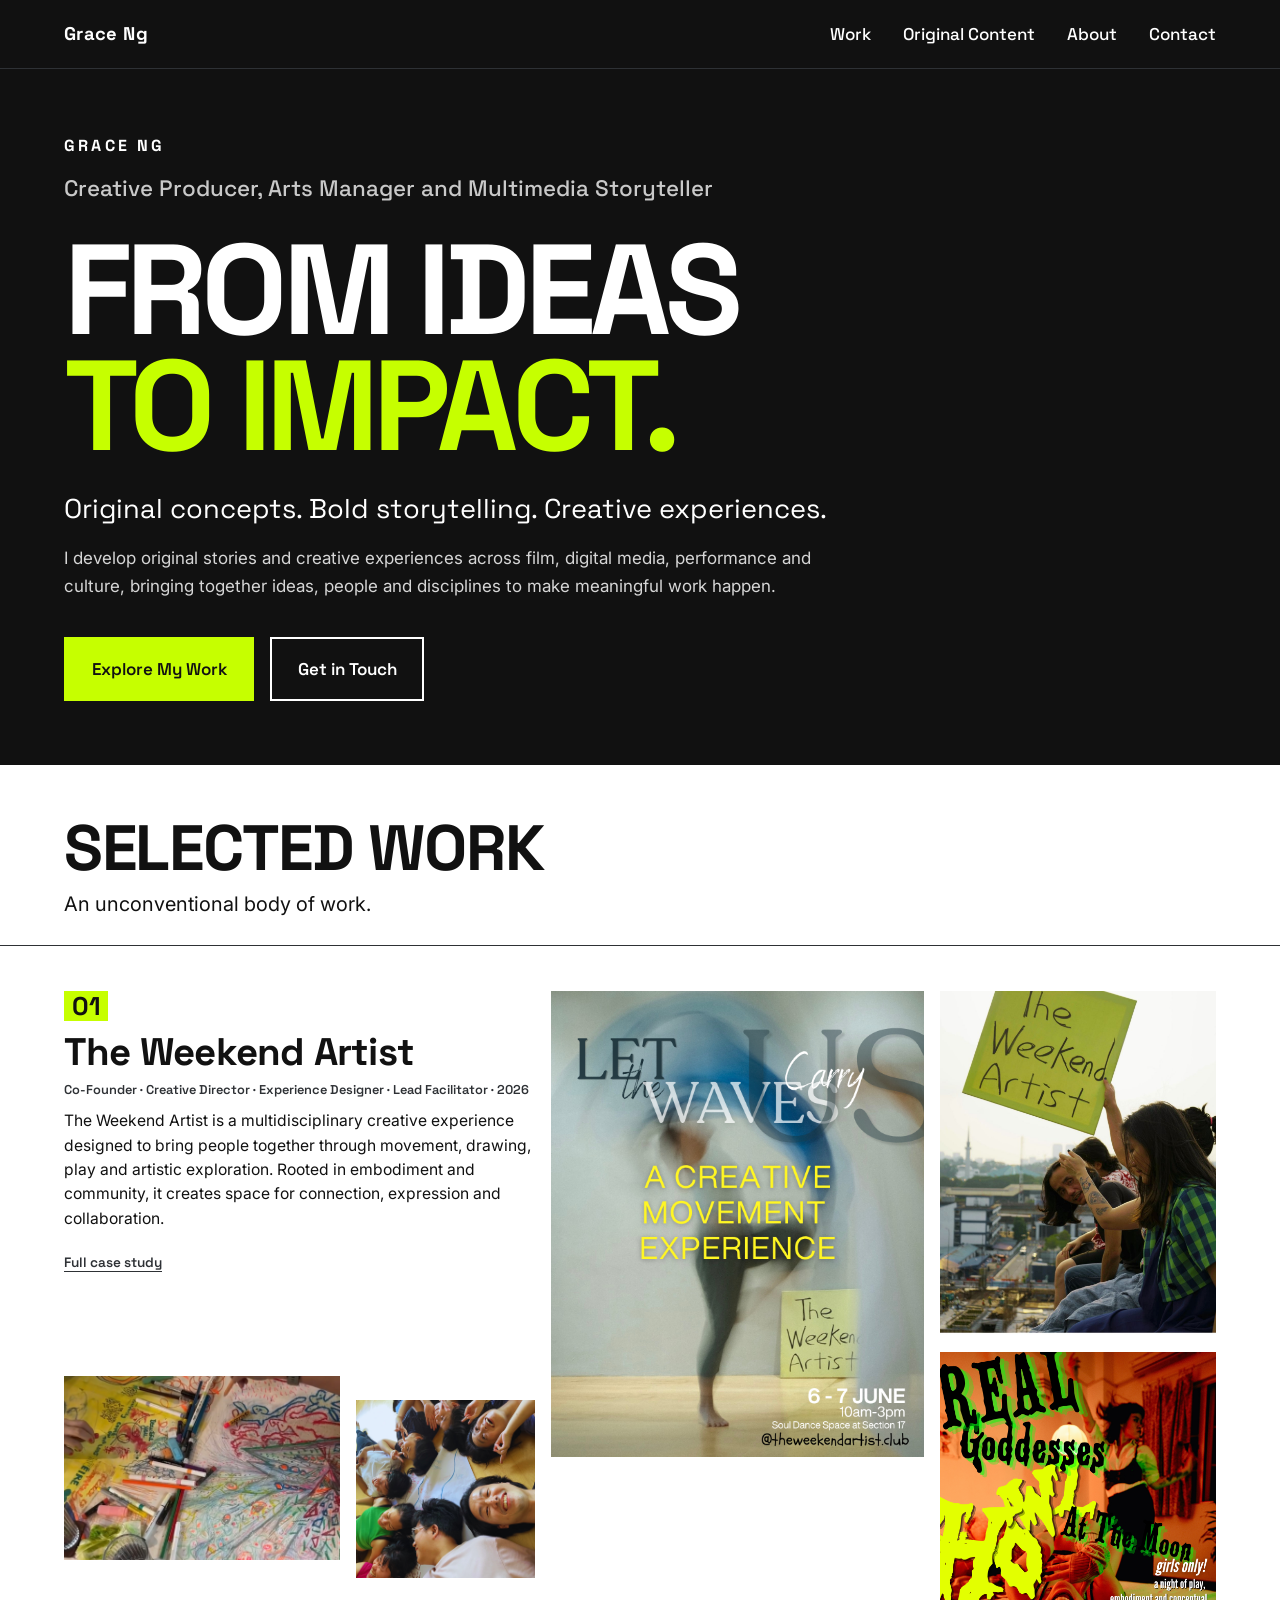
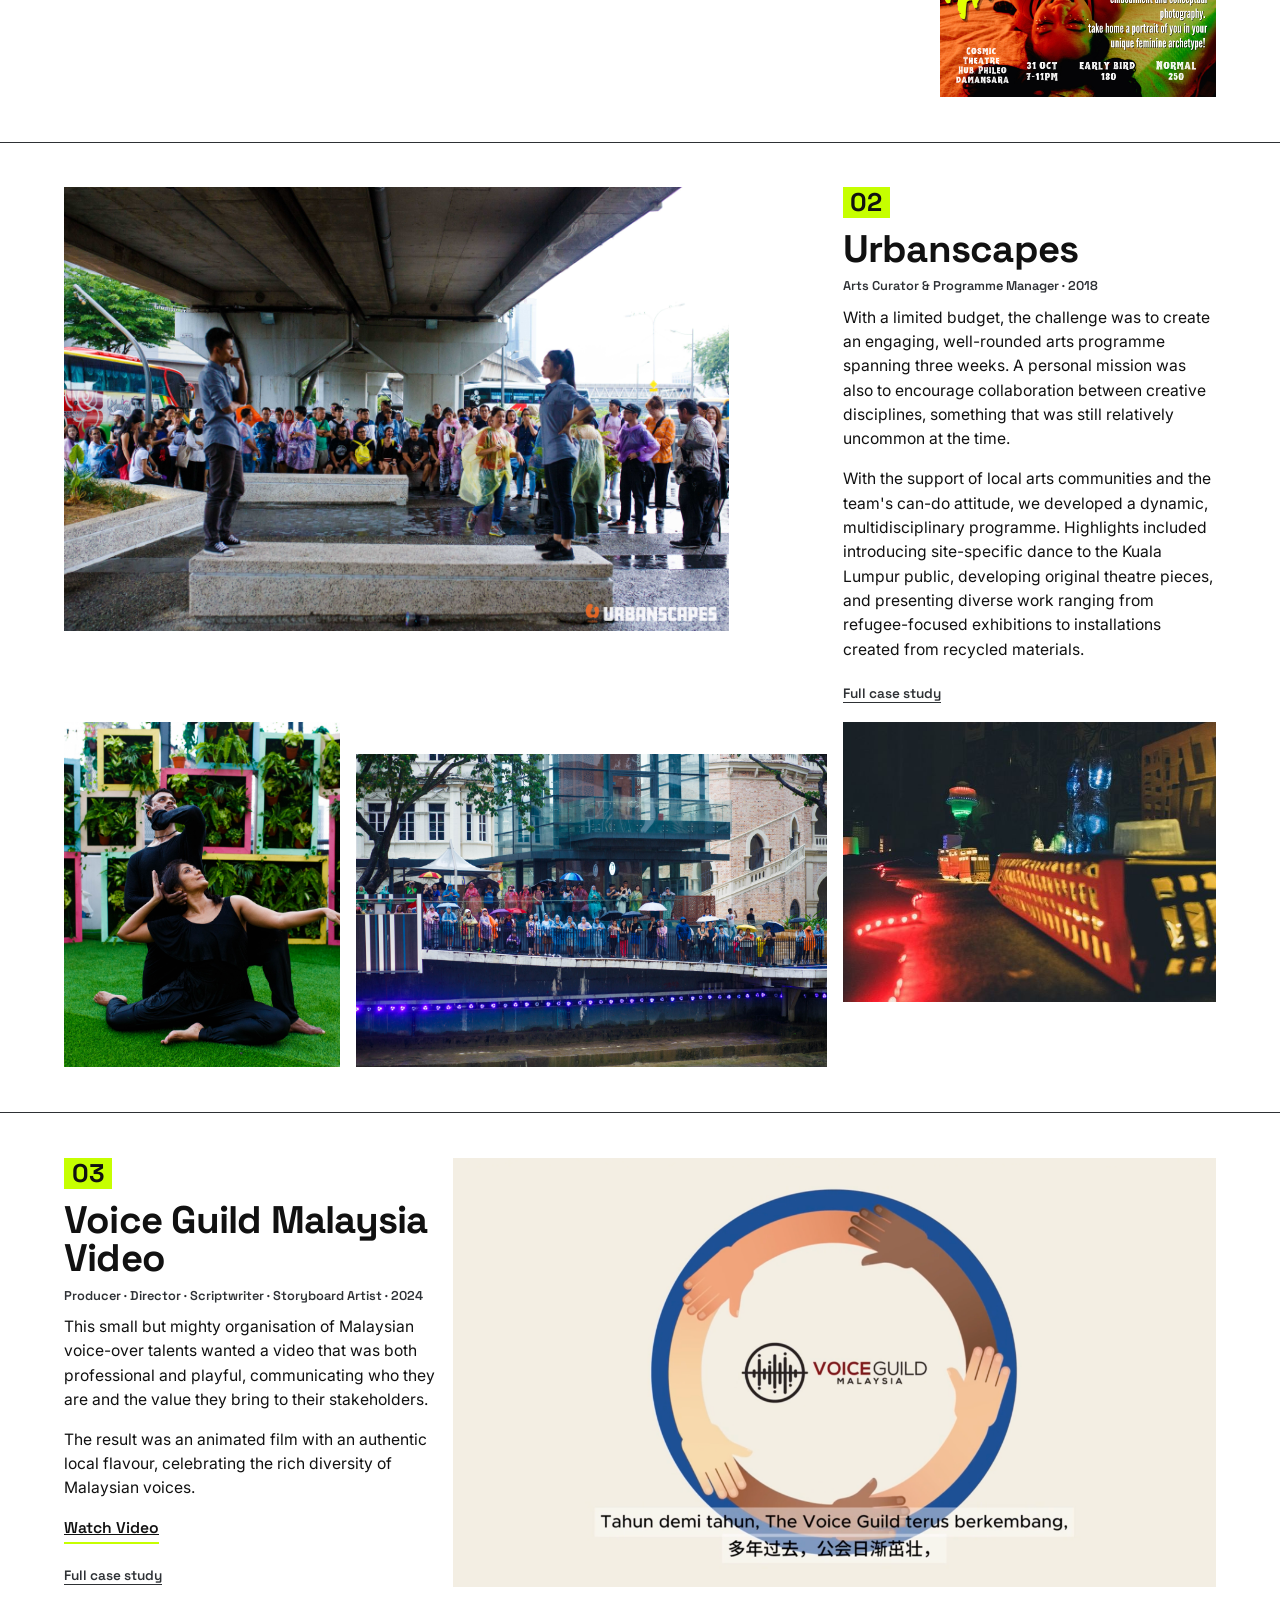
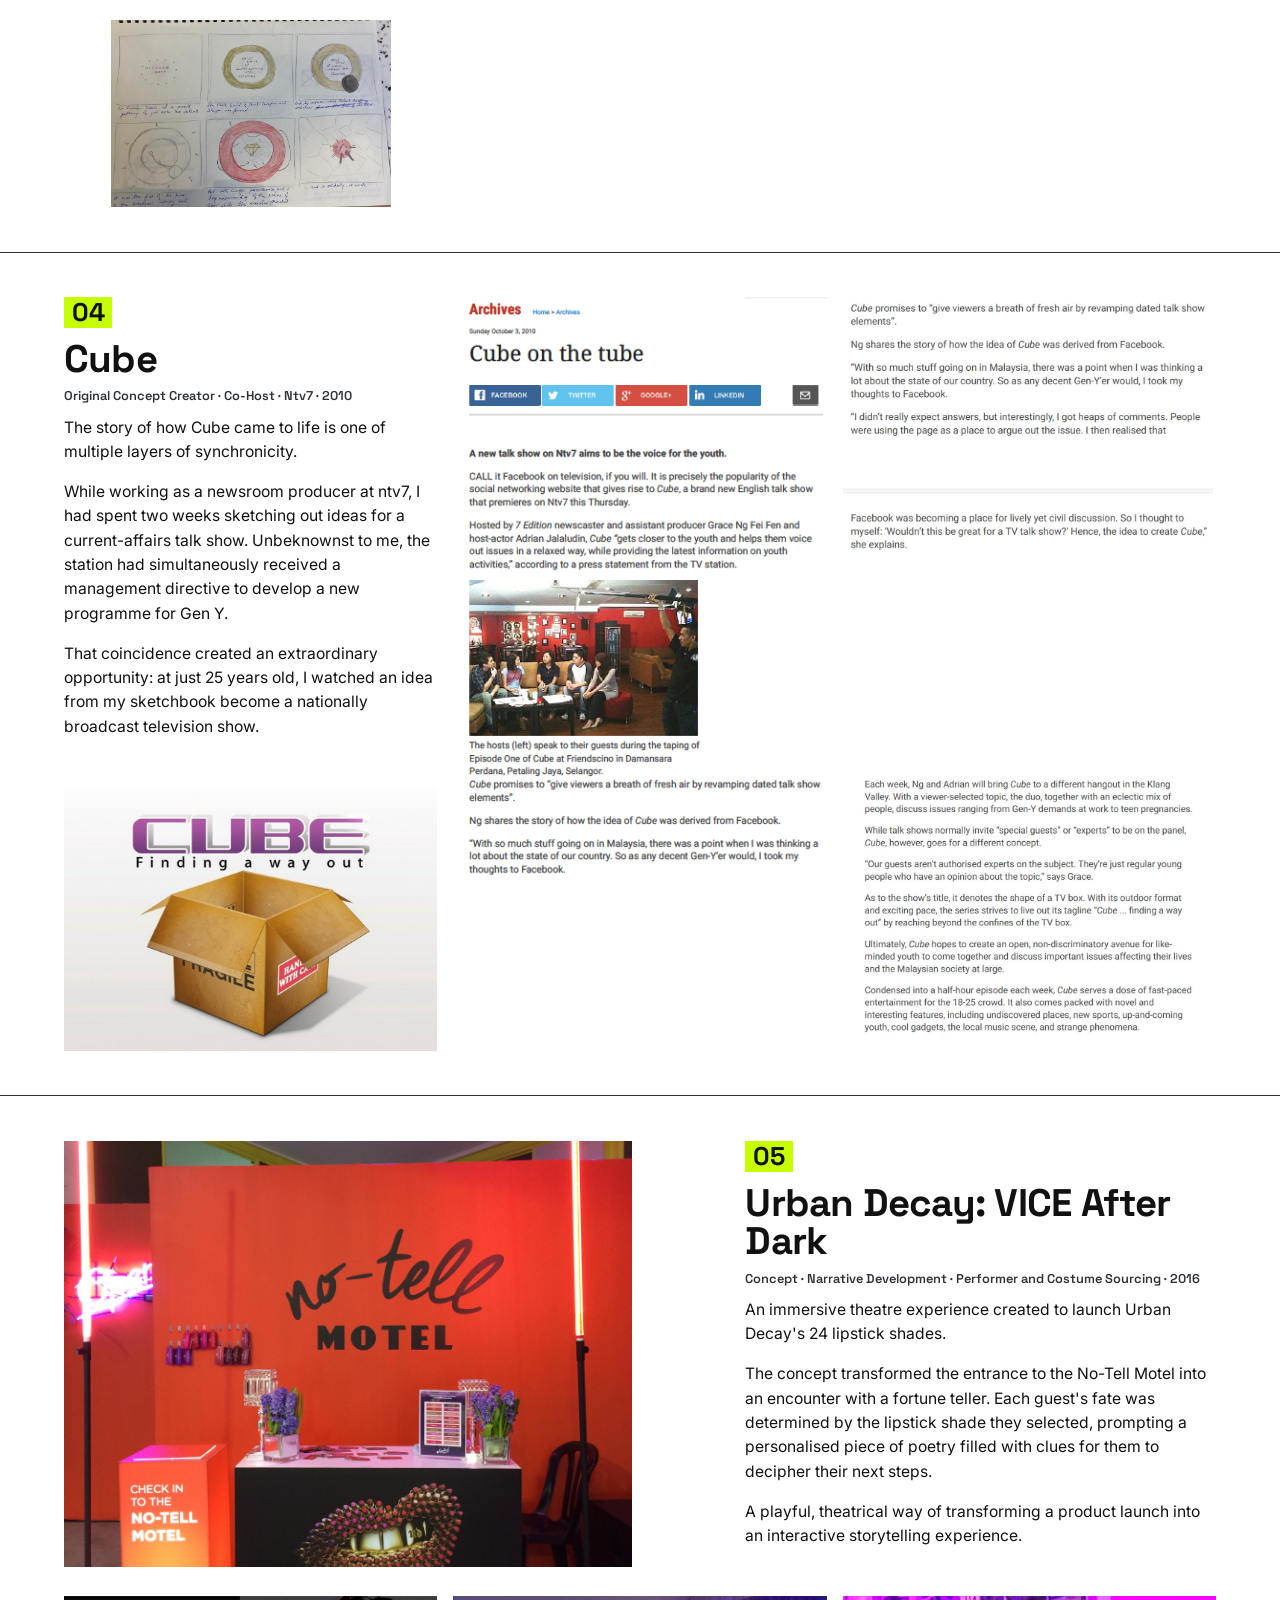
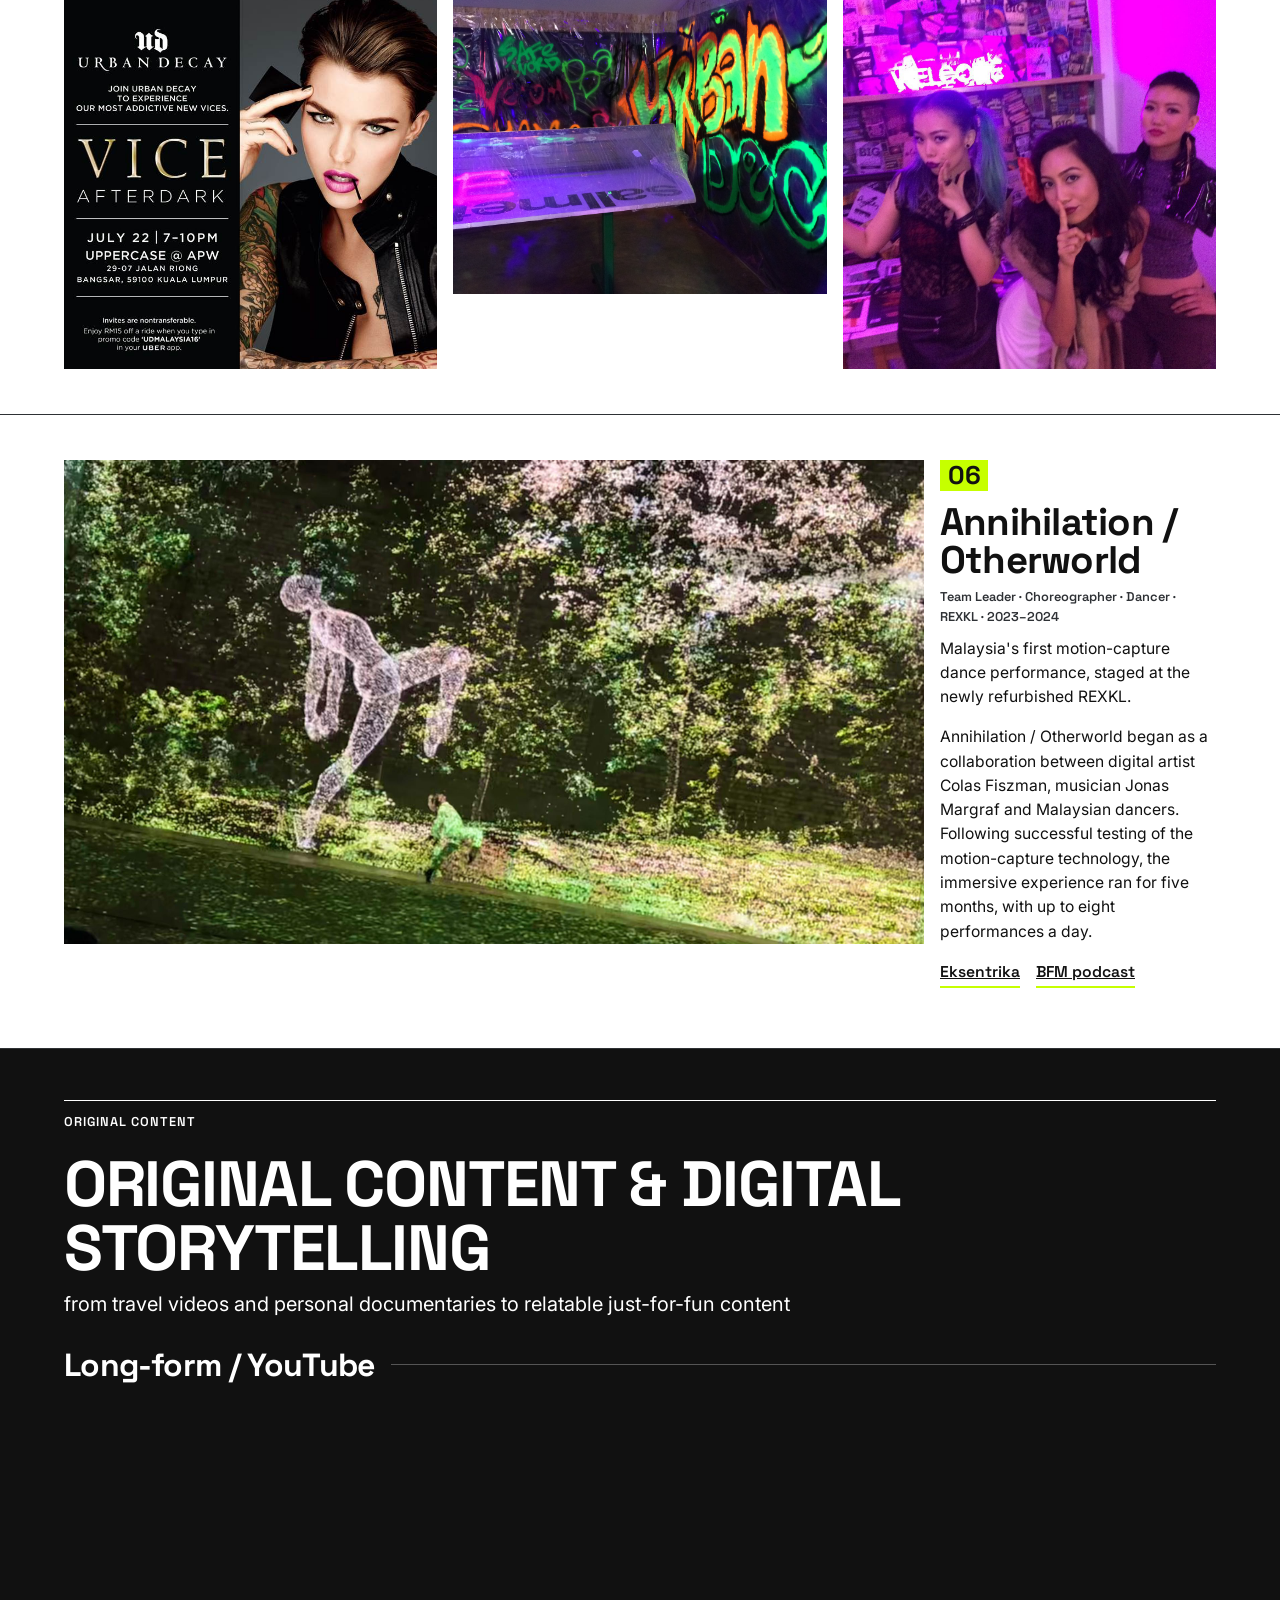
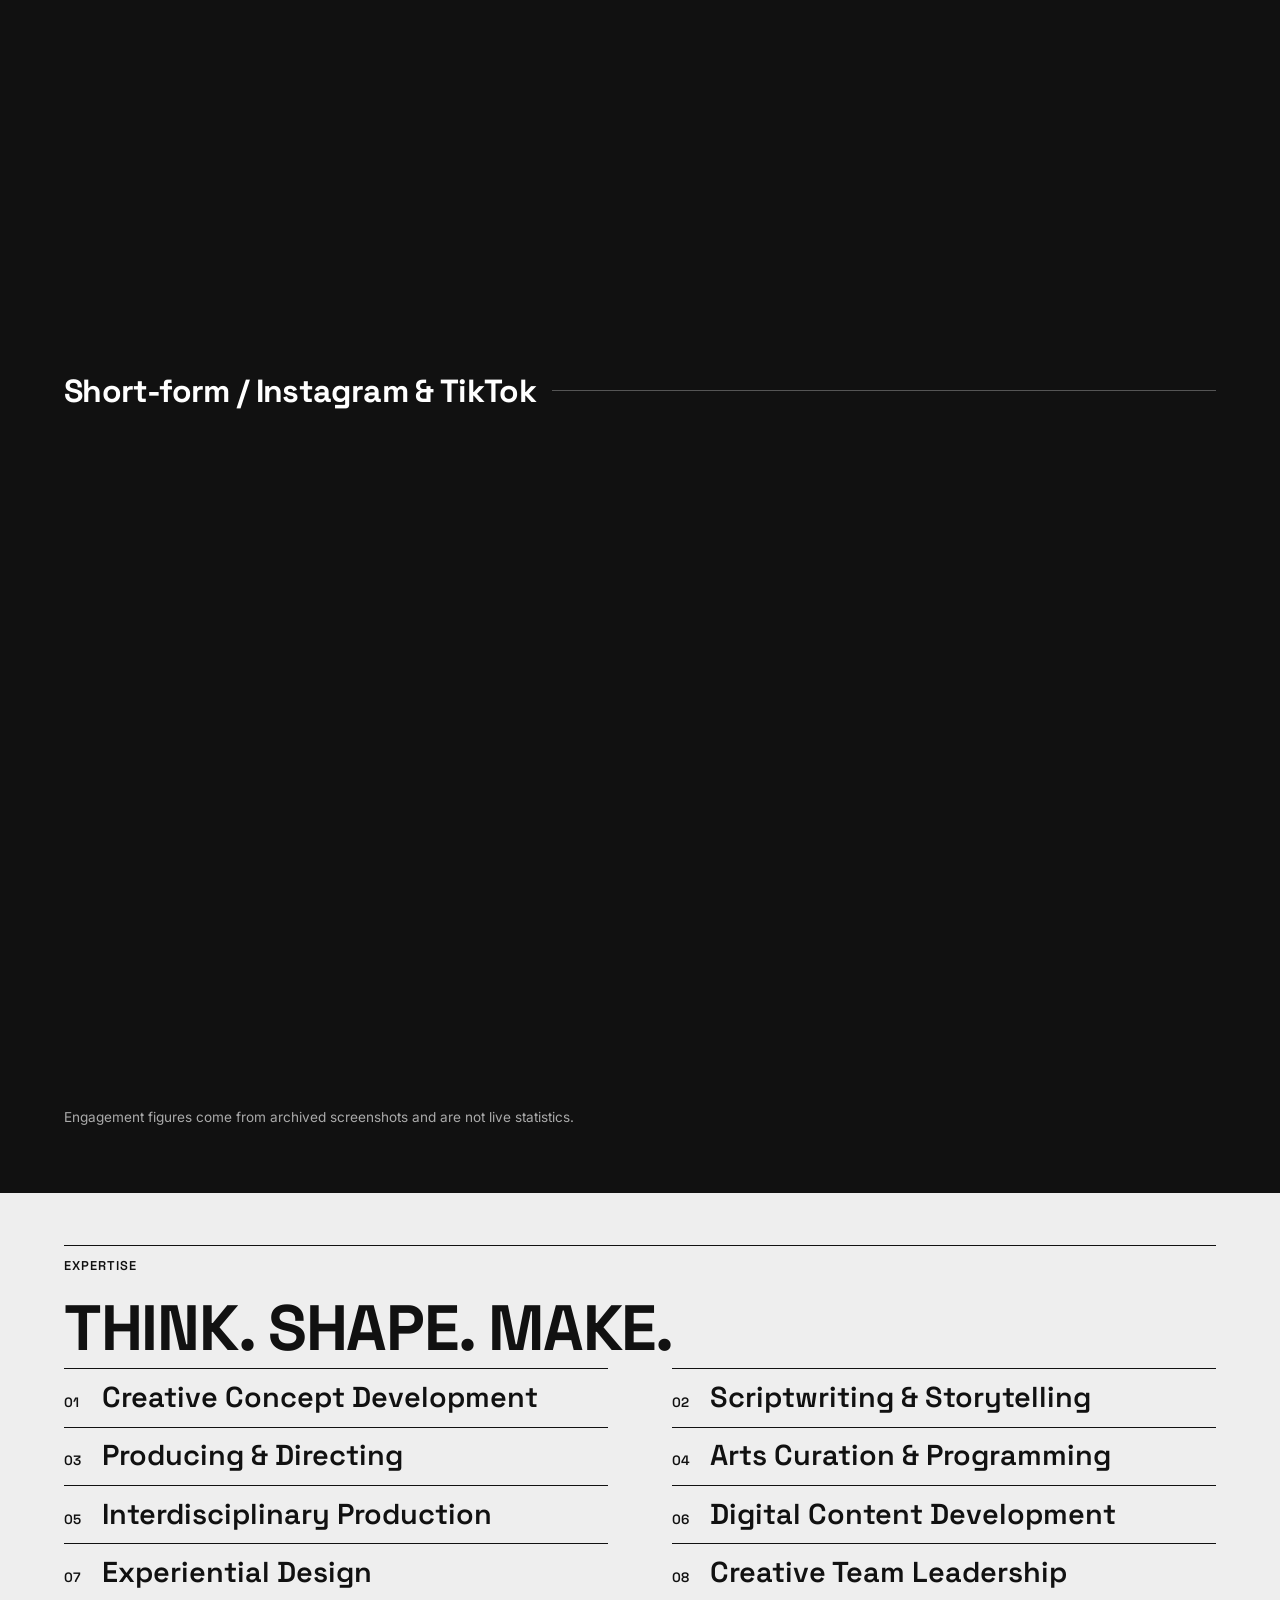
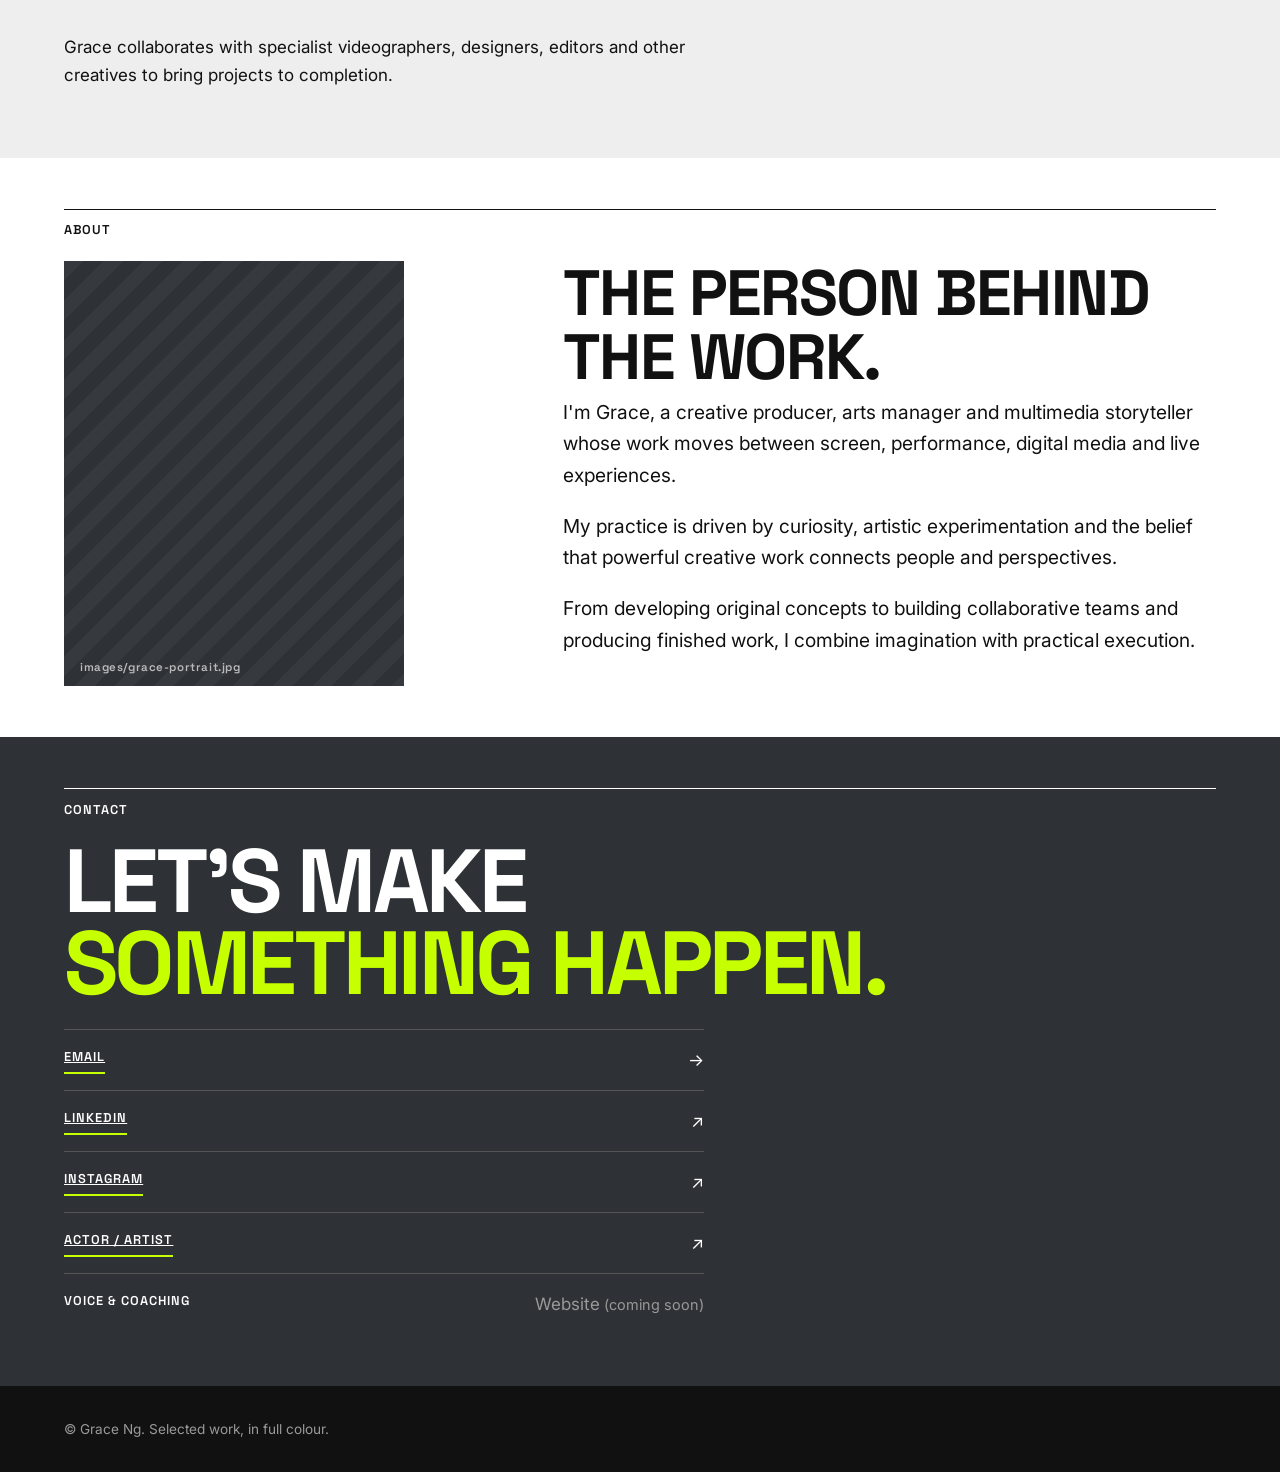
<file: index.html>
<!DOCTYPE html><html lang="en"><head><meta charset="utf-8"><meta name="viewport" content="width=device-width,initial-scale=1"><title>Grace Ng — Creative Producer, Arts Manager and Multimedia Storyteller</title><meta name="description" content="Portfolio of Grace Ng, a Malaysian creative producer, arts manager and multimedia storyteller."><link rel="preconnect" href="https://fonts.googleapis.com"><link rel="preconnect" href="https://fonts.gstatic.com" crossorigin><link href="https://fonts.googleapis.com/css2?family=Inter:wght@400;500;600&family=Space+Grotesk:wght@500;600;700&display=swap" rel="stylesheet"><link rel="stylesheet" href="style.css"><script>function imgFB(i){var e=['jpeg','JPG','JPEG','png','PNG','webp'],t=+(i.dataset.t||0);if(t<e.length){i.dataset.t=t+1;i.src=i.src.replace(/\.[^.\/?]+$/,'.'+e[t]);}else{i.remove();}}</script></head><body><a class="skip" href="#main">Skip to content</a><header class="site-header"><div class="wrap"><a class="brand" href="index.html#top">Grace Ng</a><button class="menu-btn" aria-expanded="false" aria-controls="nav">Menu</button><ul class="nav" id="nav"><li><a href="index.html#work">Work</a></li><li><a href="index.html#original-content">Original Content</a></li><li><a href="index.html#about">About</a></li><li><a href="index.html#contact">Contact</a></li></ul></div></header><main id="main"><div id="top"></div>
<section class="hero dark"><div class="wrap"><div class="wordmark">GRACE NG</div><div class="title label">Creative Producer, Arts Manager and Multimedia Storyteller</div>
<h1>FROM IDEAS<br><span class="lime">TO IMPACT.</span></h1><div class="hero-sub"><p class="tag">Original concepts. Bold storytelling. Creative experiences.</p>
<p class="intro">I develop original stories and creative experiences across film, digital media, performance and culture, bringing together ideas, people and disciplines to make meaningful work happen.</p></div>
<div class="btns"><a class="btn primary" href="#work">Explore My Work</a><a class="btn" href="#contact">Get in Touch</a></div></div></section>
<section id="work" class="work"><div class="wrap"><h2 class="sec-title">SELECTED WORK</h2><p class="sec-sub">An unconventional body of work.</p></div><article class="proj p1"><div class="wrap collage"><div class="pt"><span class="pnum">01</span><h3>The Weekend Artist</h3><p class="prole">Co-Founder · Creative Director · Experience Designer · Lead Facilitator · 2026</p><p>The Weekend Artist is a multidisciplinary creative experience designed to bring people together through movement, drawing, play and artistic exploration. Rooted in embodiment and community, it creates space for connection, expression and collaboration.</p><a class="case" href="projects/the-weekend-artist.html">Full case study</a></div><div class="media i1" data-file="images/weekend-artist-waves-poster.jpg" ><img src="images/weekend-artist-waves-poster.jpg" alt="Promotional poster: Let the Waves Carry Us" loading="lazy" onerror="imgFB(this)"></div><div class="media i2 fit" data-file="images/weekend-artist-rooftop.jpg" ><img src="images/weekend-artist-rooftop.jpg" alt="Rooftop photograph with the handmade Weekend Artist sign" loading="lazy" onerror="imgFB(this)"></div><div class="media i3" data-file="images/weekend-artist-drawing.jpg" ><img src="images/weekend-artist-drawing.jpg" alt="Overhead photograph of collaborative drawing" loading="lazy" onerror="imgFB(this)"></div><div class="media i4" data-file="images/weekend-artist-circle.jpg" ><img src="images/weekend-artist-circle.jpg" alt="Participants lying together in a circle" loading="lazy" onerror="imgFB(this)"></div><div class="media i5" data-file="images/weekend-artist-goddesses-poster.jpg" ><img src="images/weekend-artist-goddesses-poster.jpg" alt="Promotional poster: Real Goddesses Howl at the Moon" loading="lazy" onerror="imgFB(this)"></div></div></article><article class="proj p2"><div class="wrap collage"><div class="pt"><span class="pnum">02</span><h3>Urbanscapes</h3><p class="prole">Arts Curator & Programme Manager · 2018</p><p>With a limited budget, the challenge was to create an engaging, well-rounded arts programme spanning three weeks. A personal mission was also to encourage collaboration between creative disciplines, something that was still relatively uncommon at the time.</p><p>With the support of local arts communities and the team's can-do attitude, we developed a dynamic, multidisciplinary programme. Highlights included introducing site-specific dance to the Kuala Lumpur public, developing original theatre pieces, and presenting diverse work ranging from refugee-focused exhibitions to installations created from recycled materials.</p><a class="case" href="projects/urbanscapes-2018.html">Full case study</a></div><div class="media i1" data-file="images/urbanscapes-overpass-performance.jpg" ><img src="images/urbanscapes-overpass-performance.jpg" alt="Site-specific performance beneath the overpass" loading="lazy" onerror="imgFB(this)"></div><div class="media i2" data-file="images/urbanscapes-dancers-frames.jpg" ><img src="images/urbanscapes-dancers-frames.jpg" alt="Dancers against colourful geometric plant frames" loading="lazy" onerror="imgFB(this)"></div><div class="media i3" data-file="images/urbanscapes-audience-rain.jpg" ><img src="images/urbanscapes-audience-rain.jpg" alt="Audience watching in the rain" loading="lazy" onerror="imgFB(this)"></div><div class="media i5" data-file="images/urbanscapes-installation.jpg" ><img src="images/urbanscapes-installation.jpg" alt="Environmental installation" loading="lazy" onerror="imgFB(this)"></div></div></article><article class="proj p3"><div class="wrap collage"><div class="pt"><span class="pnum">03</span><h3>Voice Guild Malaysia Video</h3><p class="prole">Producer · Director · Scriptwriter · Storyboard Artist · 2024</p><p>This small but mighty organisation of Malaysian voice-over talents wanted a video that was both professional and playful, communicating who they are and the value they bring to their stakeholders.</p><p>The result was an animated film with an authentic local flavour, celebrating the rich diversity of Malaysian voices.</p><p class="plinks"><a class="link-line" href="https://www.youtube.com/watch?v=SlmpdMUXcDM" target="_blank" rel="noopener">Watch Video</a></p><a class="case" href="projects/voice-guild-malaysia.html">Full case study</a></div><div class="media i1" data-file="images/voice-guild-animation-still.jpg" ><img src="images/voice-guild-animation-still.jpg" alt="Animation still: a gold microphone against the blue Kuala Lumpur skyline" loading="lazy" onerror="imgFB(this)"></div><div class="media i2" data-file="images/voice-guild-storyboard.jpg" ><img src="images/voice-guild-storyboard.jpg" alt="Hand-drawn storyboard sheet" loading="lazy" onerror="imgFB(this)"></div></div></article><article class="proj p4"><div class="wrap collage"><div class="pt"><span class="pnum">04</span><h3>Cube</h3><p class="prole">Original Concept Creator · Co-Host · Ntv7 · 2010</p><p>The story of how Cube came to life is one of multiple layers of synchronicity.</p><p>While working as a newsroom producer at ntv7, I had spent two weeks sketching out ideas for a current-affairs talk show. Unbeknownst to me, the station had simultaneously received a management directive to develop a new programme for Gen Y.</p><p>That coincidence created an extraordinary opportunity: at just 25 years old, I watched an idea from my sketchbook become a nationally broadcast television show.</p></div><div class="media i1 fit" data-file="images/cube-the-star-cube-on-the-tube-2010-10-03.jpg" ><img src="images/cube-the-star-cube-on-the-tube-2010-10-03.jpg" alt="The Star archival article “Cube on the tube”, 3 October 2010" loading="lazy" onerror="imgFB(this)"></div><div class="media i2 fit" data-file="images/cube-the-star-cube-on-the-tube-2010-10-03-2.jpg"><img src="images/cube-the-star-cube-on-the-tube-2010-10-03-2.jpg" alt="The Star archival feature “Cube on the tube”, 3 October 2010: excerpt explaining the concept behind Cube" loading="lazy" onerror="imgFB(this)"></div><div class="media i4 fit" data-file="images/cube-the-star-cube-on-the-tube-2010-10-03-3.jpg"><img src="images/cube-the-star-cube-on-the-tube-2010-10-03-3.jpg" alt="The Star archival feature “Cube on the tube”, 3 October 2010: excerpt explaining the format of Cube" loading="lazy" onerror="imgFB(this)"></div><div class="media i3 fit" data-file="images/cube-logo.jpg"><img src="images/cube-logo.jpg" alt="Cube television programme logo: purple CUBE lettering, the words Finding a way out, and a cardboard box illustration" loading="lazy" onerror="imgFB(this)"></div></div></article><article class="proj p5"><div class="wrap collage"><div class="pt"><span class="pnum">05</span><h3>Urban Decay: VICE After Dark</h3><p class="prole">Concept · Narrative Development · Performer and Costume Sourcing · 2016</p><p>An immersive theatre experience created to launch Urban Decay's 24 lipstick shades.</p><p>The concept transformed the entrance to the No-Tell Motel into an encounter with a fortune teller. Each guest's fate was determined by the lipstick shade they selected, prompting a personalised piece of poetry filled with clues for them to decipher their next steps.</p><p>A playful, theatrical way of transforming a product launch into an interactive storytelling experience.</p></div><div class="media i1" data-file="images/urban-decay-no-tell-motel.jpg" ><img src="images/urban-decay-no-tell-motel.jpg" alt="Orange No-Tell Motel installation" loading="lazy" onerror="imgFB(this)"></div><div class="media i2 fit" data-file="images/urban-decay-invitation.jpg" ><img src="images/urban-decay-invitation.jpg" alt="Urban Decay VICE After Dark campaign invitation" loading="lazy" onerror="imgFB(this)"></div><div class="media i3 fit" data-file="images/urban-decay-graffiti.jpg" ><img src="images/urban-decay-graffiti.jpg" alt="Fluorescent graffiti installation" loading="lazy" onerror="imgFB(this)"></div><div class="media i4 fit" data-file="images/urban-decay-performers.jpg" ><img src="images/urban-decay-performers.jpg" alt="Three performers in costume" loading="lazy" onerror="imgFB(this)"></div></div></article><article class="proj p6"><div class="wrap collage"><div class="pt"><span class="pnum">06</span><h3>Annihilation / Otherworld</h3><p class="prole">Team Leader · Choreographer · Dancer · REXKL · 2023–2024</p><p>Malaysia's first motion-capture dance performance, staged at the newly refurbished REXKL.</p><p>Annihilation / Otherworld began as a collaboration between digital artist Colas Fiszman, musician Jonas Margraf and Malaysian dancers. Following successful testing of the motion-capture technology, the immersive experience ran for five months, with up to eight performances a day.</p><p class="plinks"><a class="link-line" href="https://www.eksentrika.com/malaysia-first-motion-capture-dance-annihilation/" target="_blank" rel="noopener">Eksentrika</a> <a class="link-line" href="https://www.bfm.my/content/podcast/rexperience-the-otherworld-annihilation" target="_blank" rel="noopener">BFM podcast</a></p></div><div class="media i1" data-file="images/annihilation-mocap-forest.jpg" ><img src="images/annihilation-mocap-forest.jpg" alt="Motion-capture visual of a large human figure against a forest" loading="lazy" onerror="imgFB(this)"></div></div></article></section>
<section id="original-content" class="dark"><div class="wrap"><div class="sec-head"><span class="label">Original Content</span></div><h2 class="sec-title">ORIGINAL CONTENT &amp; DIGITAL STORYTELLING</h2><p class="sec-sub">from travel videos and personal documentaries to relatable just-for-fun content</p>
<h3 class="sub-title">Long-form / YouTube</h3><div class="long-grid"><a class="vid reveal" href="https://youtu.be/wzgdyG1M5Pg?si=FYGuXKOVfQmkMwlN" target="_blank" rel="noopener"><div class="media r-169 fit" data-file="images/longform-actors-journey.jpg" ><img src="images/longform-actors-journey.jpg" alt="Thumbnail for the YouTube video: An Actor&#x27;s Journey — Learning Cantonese and Shaving My Head for a Film" loading="lazy" onerror="imgFB(this)"></div><h4>An Actor's Journey — Learning Cantonese and Shaving My Head for a Film</h4><span class="link-line">Watch on YouTube</span></a><a class="vid reveal" href="https://youtu.be/zSMj9Q-1QiI?si=Oxp9pNbJK7Gc8Sd2" target="_blank" rel="noopener"><div class="media r-169 fit" data-file="images/longform-ipoh-by-train.jpg" ><img src="images/longform-ipoh-by-train.jpg" alt="Thumbnail for the YouTube video: Ipoh by Train — The Perfect Solo Weekend Escape" loading="lazy" onerror="imgFB(this)"></div><h4>Ipoh by Train — The Perfect Solo Weekend Escape</h4><span class="link-line">Watch on YouTube</span></a></div>
<h3 class="sub-title">Short-form / Instagram &amp; TikTok</h3><div class="short-grid"><figure style="margin:0" class="reveal"><div class="media r-916 fit" data-file="images/short-malaysian-cultural-comedy.jpg" ><img src="images/short-malaysian-cultural-comedy.jpg" alt="Still from short-form video: Malaysian Cultural Comedy" loading="lazy" onerror="imgFB(this)"></div><div class="stat"><div class="big">60.8K</div><div class="sm">plays · 8,682 likes</div><h4>Malaysian Cultural Comedy</h4></div></figure><figure style="margin:0" class="reveal"><div class="media r-916 fit" data-file="images/short-client-behaviours.jpg" ><img src="images/short-client-behaviours.jpg" alt="Still from short-form video: Client Behaviours Around the World" loading="lazy" onerror="imgFB(this)"></div><div class="stat"><div class="big">1.5M</div><div class="sm">views · 56.5K likes · 5.1K saves</div><h4>Client Behaviours Around the World</h4></div></figure><figure style="margin:0" class="reveal"><div class="media r-916 fit" data-file="images/short-singapore.jpg" ><img src="images/short-singapore.jpg" alt="Still from short-form video: Unique Things to Do in Singapore" loading="lazy" onerror="imgFB(this)"></div><div class="stat"><div class="big">228K</div><div class="sm">views · 7.9K shares · 4.6K saves</div><h4>Unique Things to Do in Singapore</h4></div></figure></div>
<p class="note">Engagement figures come from archived screenshots and are not live statistics.</p></div></section>
<section id="expertise" class="soft"><div class="wrap"><div class="sec-head"><span class="label">Expertise</span></div><h2 class="sec-title">THINK. SHAPE. MAKE.</h2><ul class="skills"><li><span class="n">01</span>Creative Concept Development</li><li><span class="n">02</span>Scriptwriting & Storytelling</li><li><span class="n">03</span>Producing & Directing</li><li><span class="n">04</span>Arts Curation & Programming</li><li><span class="n">05</span>Interdisciplinary Production</li><li><span class="n">06</span>Digital Content Development</li><li><span class="n">07</span>Experiential Design</li><li><span class="n">08</span>Creative Team Leadership</li></ul><p style="margin-top:2rem">Grace collaborates with specialist videographers, designers, editors and other creatives to bring projects to completion.</p></div></section>
<section id="about"><div class="wrap"><div class="sec-head"><span class="label">About</span></div><div class="about"><div><div class="media r-45" data-file="images/grace-portrait.jpg" ><img src="images/grace-portrait.jpg" alt="Portrait of Grace Ng" loading="lazy" onerror="imgFB(this)"></div></div><div><h2 class="sec-title">THE PERSON BEHIND THE WORK.</h2>
<p>I'm Grace, a creative producer, arts manager and multimedia storyteller whose work moves between screen, performance, digital media and live experiences.</p><p>My practice is driven by curiosity, artistic experimentation and the belief that powerful creative work connects people and perspectives.</p><p>From developing original concepts to building collaborative teams and producing finished work, I combine imagination with practical execution.</p></div></div></div></section>
<section id="contact" class="contact graphite"><div class="wrap"><div class="sec-head"><span class="label">Contact</span></div><h2>LET'S MAKE<br><span class="lime">SOMETHING HAPPEN.</span></h2>
<ul class="contact-list"><li><a class="label link-line" href="mailto:gracengfeifen@gmail.com">Email</a><span aria-hidden="true">→</span></li><li><a class="label link-line" href="https://www.linkedin.com/in/grace-ng-16166646" target="_blank" rel="noopener noreferrer">LinkedIn</a><span aria-hidden="true">↗</span></li><li><a class="label link-line" href="https://www.instagram.com/gracengfeifen/" target="_blank" rel="noopener noreferrer">Instagram</a><span aria-hidden="true">↗</span></li><li><a class="label link-line" href="https://gracengfeifen.wixsite.com/gracengff" target="_blank" rel="noopener noreferrer">Actor / Artist</a><span aria-hidden="true">↗</span></li><li><span class="label">Voice &amp; Coaching</span><span class="disabled" aria-disabled="true">Website</span></li></ul></div></section></main><footer class="site-footer"><div class="wrap">© Grace Ng. Selected work, in full colour.</div></footer><script src="script.js"></script></body></html>
</file>
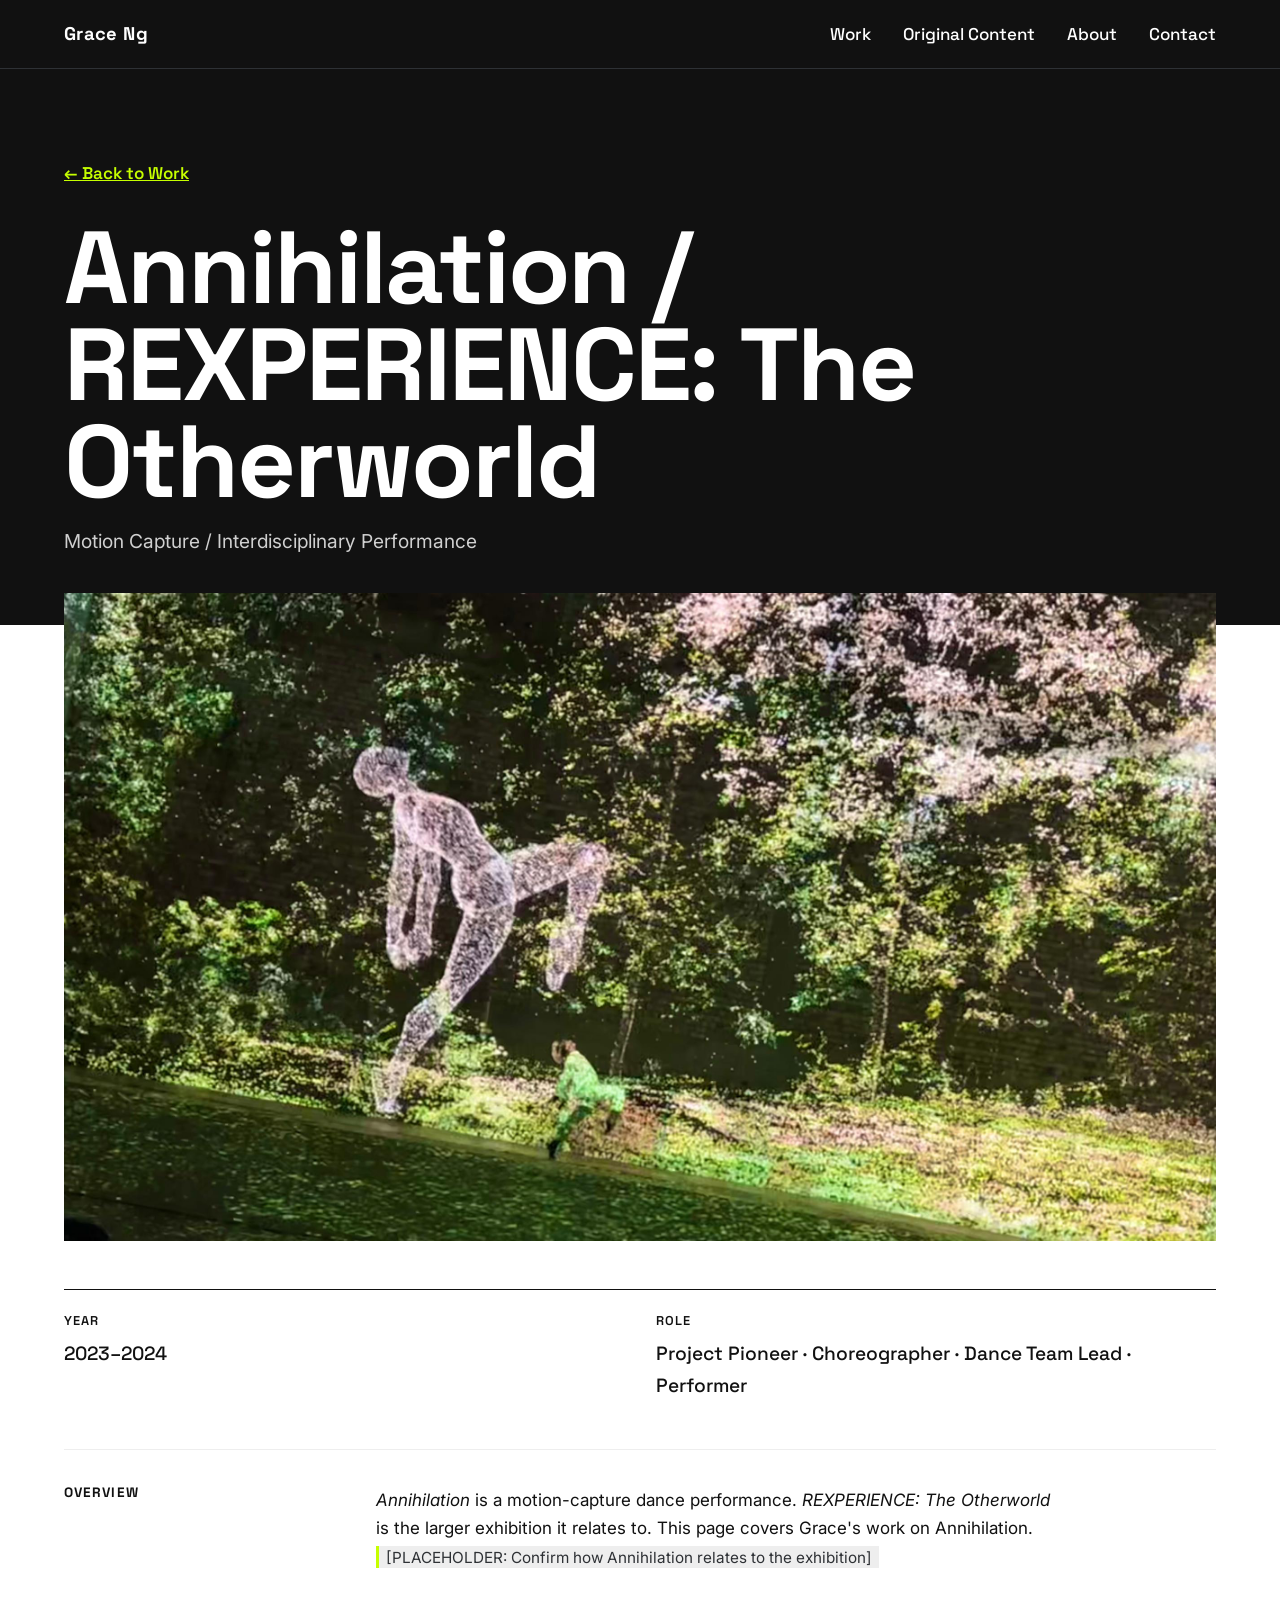
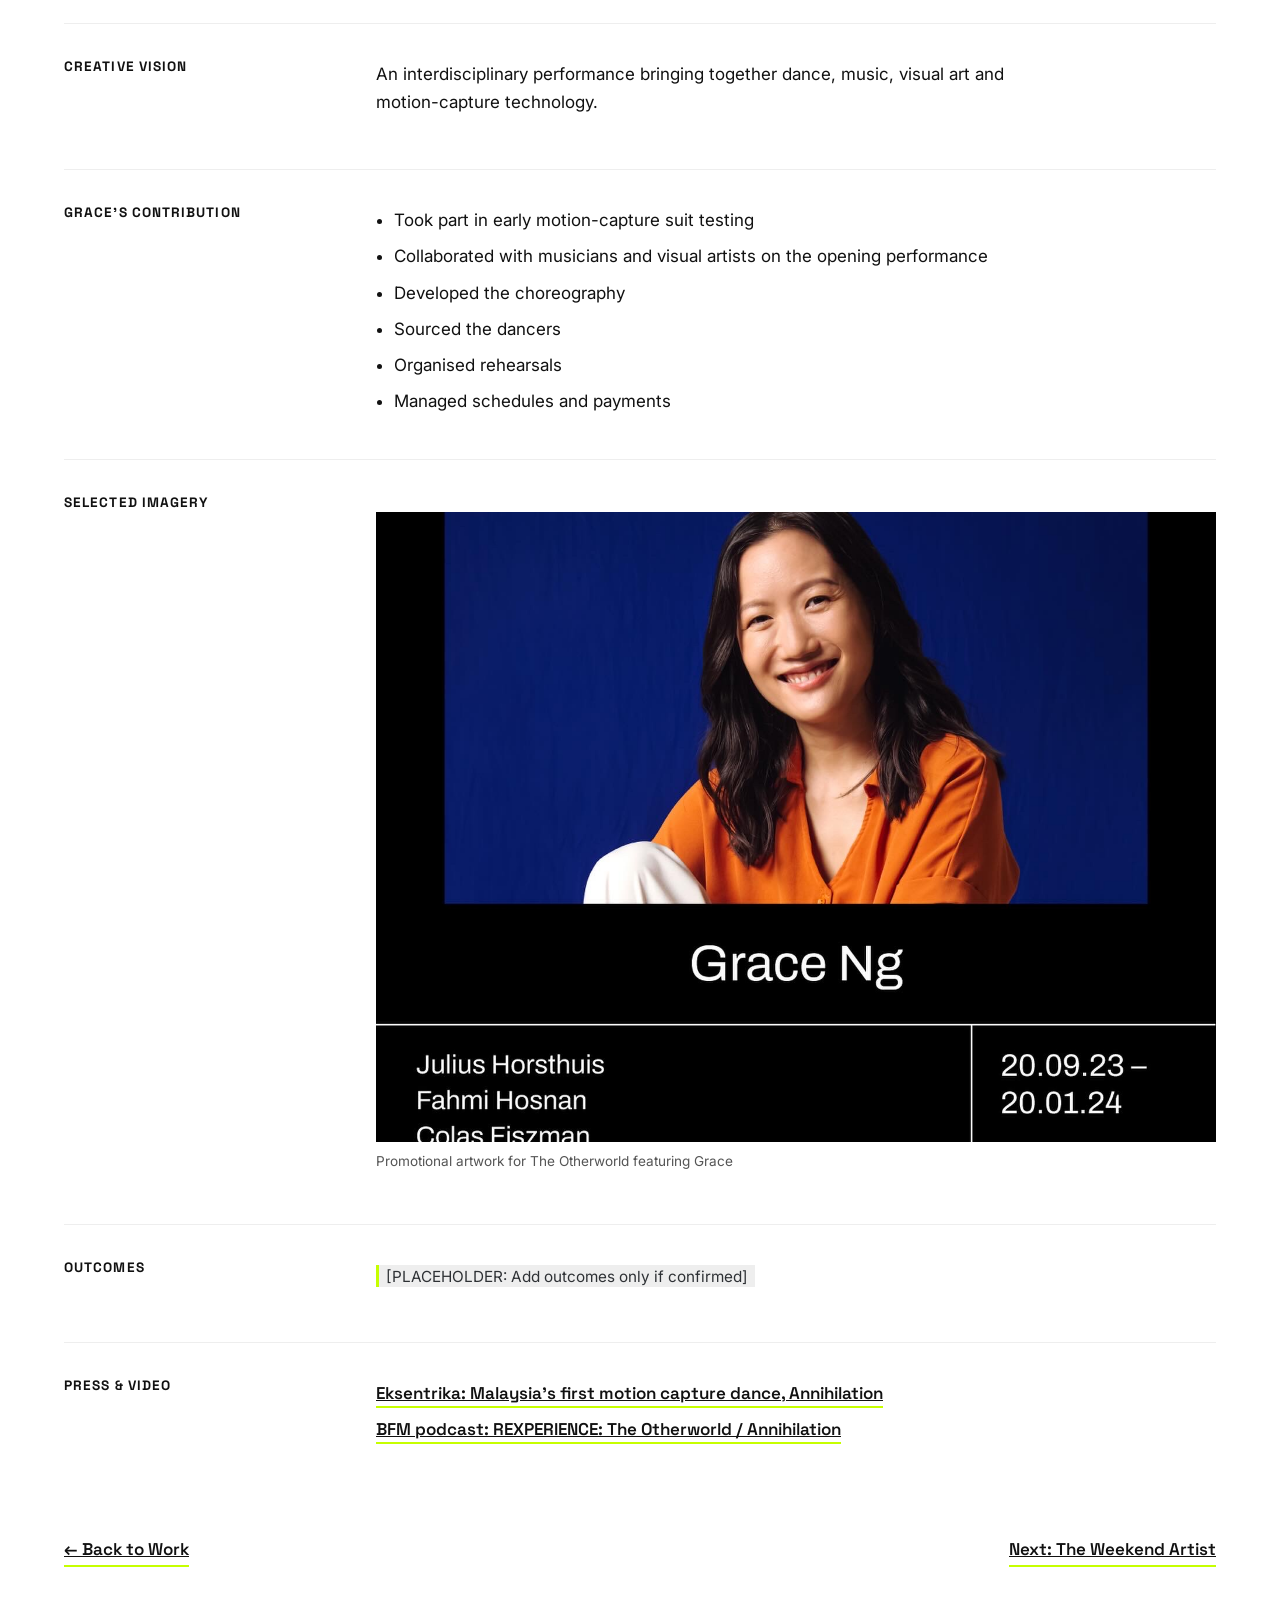
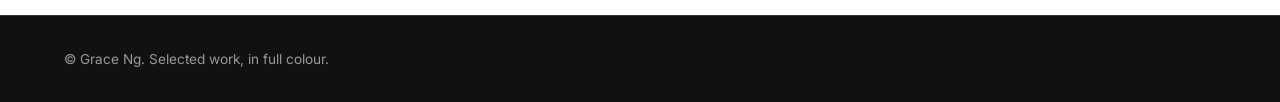
<file: projects/annihilation-rexperience-the-otherworld.html>
<!DOCTYPE html><html lang="en"><head><meta charset="utf-8"><meta name="viewport" content="width=device-width,initial-scale=1"><title>Annihilation / REXPERIENCE: The Otherworld — Grace Ng</title><meta name="description" content="&lt;em&gt;Annihilation&lt;/em&gt; is a motion-capture dance performance. &lt;em&gt;REXPERIENCE: The Otherworld&lt;/em&gt; is the larger exhibition it relates to. This page co"><link rel="preconnect" href="https://fonts.googleapis.com"><link rel="preconnect" href="https://fonts.gstatic.com" crossorigin><link href="https://fonts.googleapis.com/css2?family=Inter:wght@400;500;600&family=Space+Grotesk:wght@500;600;700&display=swap" rel="stylesheet"><link rel="stylesheet" href="../style.css"></head><body><a class="skip" href="#main">Skip to content</a><header class="site-header"><div class="wrap"><a class="brand" href="../index.html#top">Grace Ng</a><button class="menu-btn" aria-expanded="false" aria-controls="nav">Menu</button><ul class="nav" id="nav"><li><a href="../index.html#work">Work</a></li><li><a href="../index.html#original-content">Original Content</a></li><li><a href="../index.html#about">About</a></li><li><a href="../index.html#contact">Contact</a></li></ul></div></header><main id="main"><div class="cs-head"><div class="wrap"><a class="back" href="../index.html#work">← Back to Work</a><h1>Annihilation / REXPERIENCE: The Otherworld</h1><p class="cat">Motion Capture / Interdisciplinary Performance</p></div></div>
<div class="wrap"><div class="cs-hero"><div class="media r-169" data-file="images/annihilation-mocap-forest.jpg" ><img src="../images/annihilation-mocap-forest.jpg" alt="Motion-capture visual of a large human figure against a forest" loading="lazy" onerror="this.remove()"></div></div>
<dl class="cs-meta"><div><dt class="label">Year</dt><dd>2023–2024</dd></div><div><dt class="label">Role</dt><dd>Project Pioneer · Choreographer · Dance Team Lead · Performer</dd></div></dl>
<div class="cs-block"><h2>Overview</h2><p><em>Annihilation</em> is a motion-capture dance performance. <em>REXPERIENCE: The Otherworld</em> is the larger exhibition it relates to. This page covers Grace's work on Annihilation. <span class="placeholder">[PLACEHOLDER: Confirm how Annihilation relates to the exhibition]</span></p></div><div class="cs-block"><h2>Creative Vision</h2><p>An interdisciplinary performance bringing together dance, music, visual art and motion-capture technology.</p></div>
<div class="cs-block"><h2>Grace's Contribution</h2><ul><li>Took part in early motion-capture suit testing</li><li>Collaborated with musicians and visual artists on the opening performance</li><li>Developed the choreography</li><li>Sourced the dancers</li><li>Organised rehearsals</li><li>Managed schedules and payments</li></ul></div>
<div class="cs-block"><h2>Selected Imagery</h2><div class="cs-gallery" style="width:100%"><figure style="margin:0"><div class="media r-43" data-file="images/otherworld-promo.jpg" ><img src="../images/otherworld-promo.jpg" alt="Promotional artwork for The Otherworld featuring Grace" loading="lazy" onerror="this.remove()"></div><figcaption>Promotional artwork for The Otherworld featuring Grace</figcaption></figure></div></div>
<div class="cs-block"><h2>Outcomes</h2><p><span class="placeholder">[PLACEHOLDER: Add outcomes only if confirmed]</span></p></div><div class="cs-block"><h2>Press &amp; Video</h2><ul style="list-style:none;padding:0"><li><a class="link-line" href="https://www.eksentrika.com/malaysia-first-motion-capture-dance-annihilation/" target="_blank" rel="noopener">Eksentrika: Malaysia's first motion capture dance, Annihilation</a></li><li><a class="link-line" href="https://www.bfm.my/content/podcast/rexperience-the-otherworld-annihilation" target="_blank" rel="noopener">BFM podcast: REXPERIENCE: The Otherworld / Annihilation</a></li></ul></div>
<nav class="pager" aria-label="Project navigation"><a class="link-line" href="../index.html#work">← Back to Work</a><a class="link-line" href="the-weekend-artist.html">Next: The Weekend Artist</a></nav></div></main><footer class="site-footer"><div class="wrap">© Grace Ng. Selected work, in full colour.</div></footer><script src="../script.js"></script></body></html>
</file>
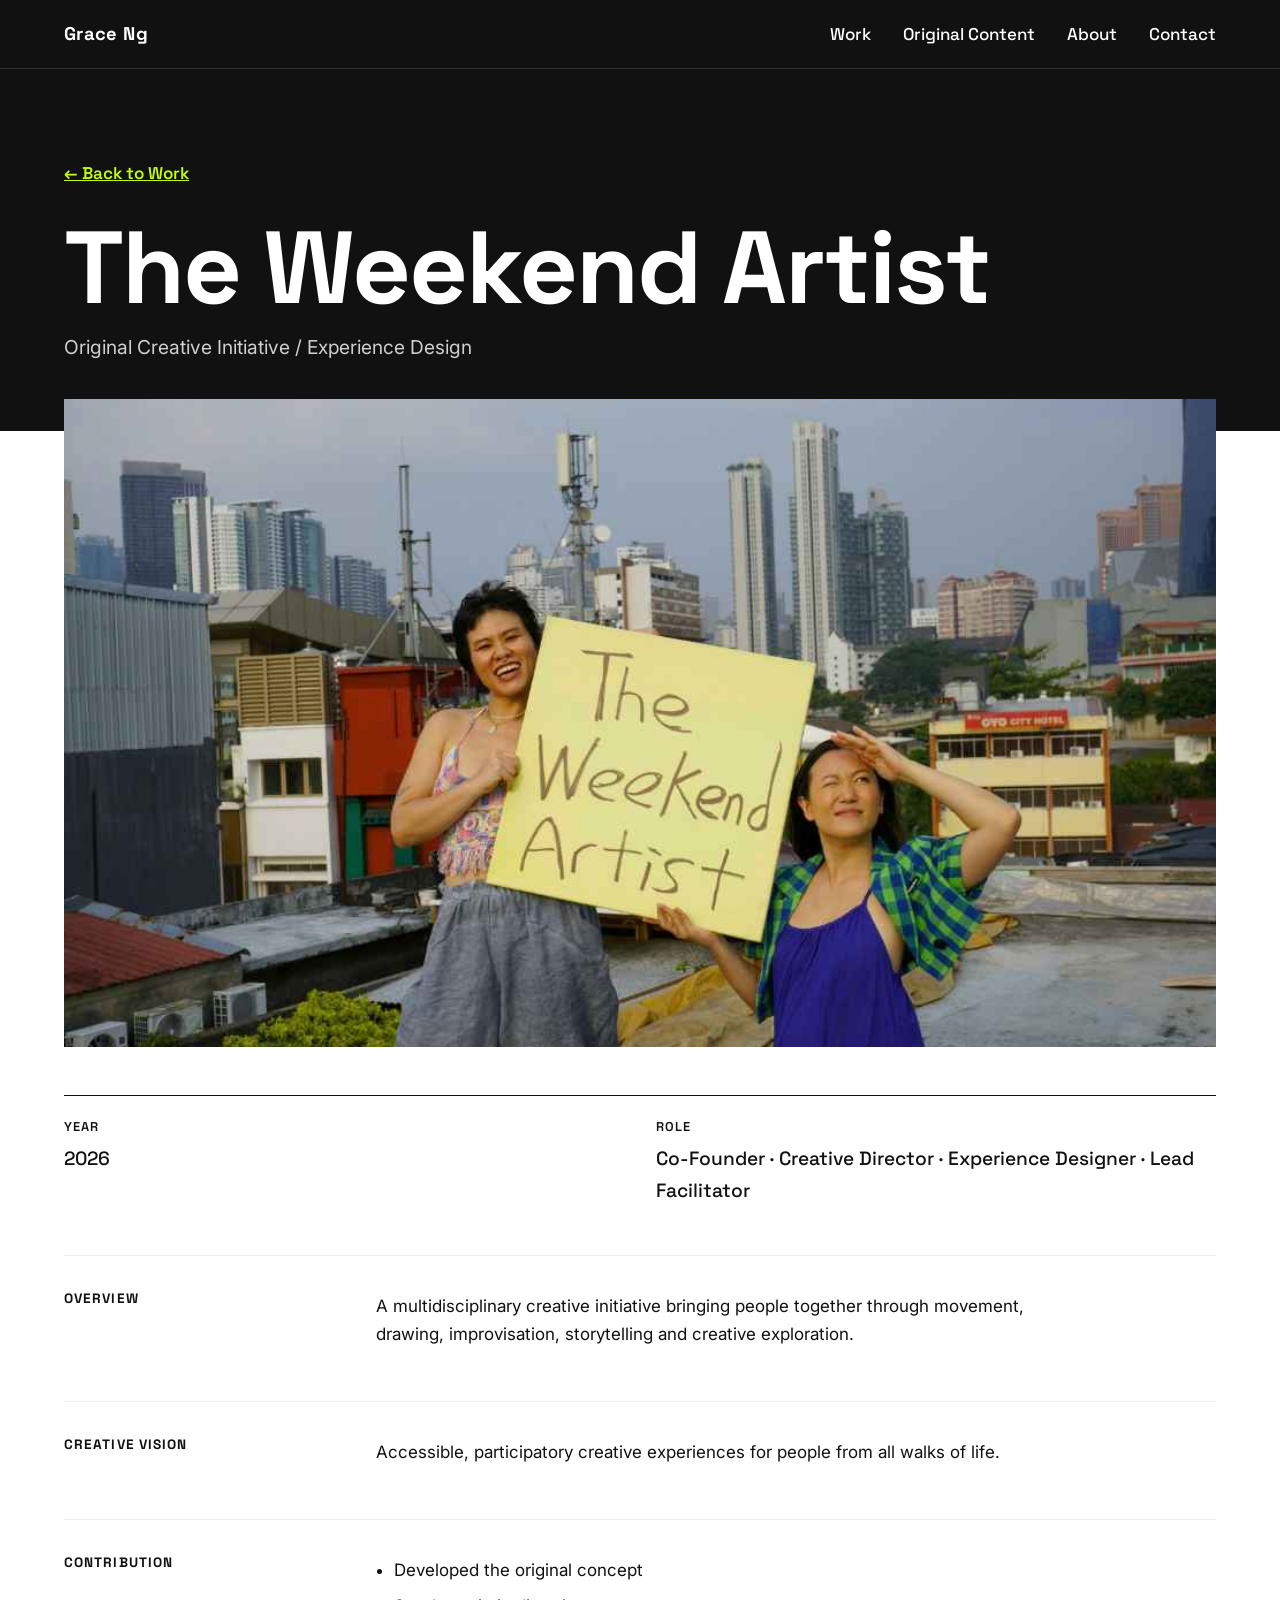
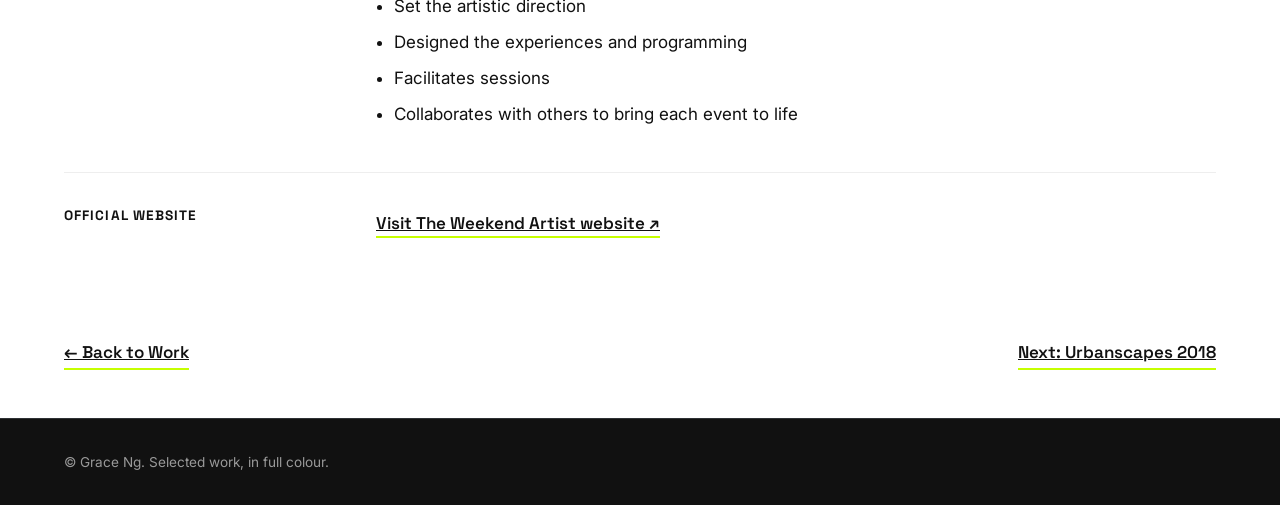
<file: projects/the-weekend-artist.html>
<!DOCTYPE html><html lang="en"><head><meta charset="utf-8"><meta name="viewport" content="width=device-width,initial-scale=1"><title>The Weekend Artist — Grace Ng</title><meta name="description" content="A multidisciplinary creative initiative co-founded by Grace, bringing people together through movement, drawing, improvisation, storytelling and creat"><link rel="preconnect" href="https://fonts.googleapis.com"><link rel="preconnect" href="https://fonts.gstatic.com" crossorigin><link href="https://fonts.googleapis.com/css2?family=Inter:wght@400;500;600&family=Space+Grotesk:wght@500;600;700&display=swap" rel="stylesheet"><link rel="stylesheet" href="../style.css"><script>function imgFB(i){var e=['jpeg','JPG','JPEG','png','PNG','webp'],t=+(i.dataset.t||0);if(t<e.length){i.dataset.t=t+1;i.src=i.src.replace(/\.[^.\/?]+$/,'.'+e[t]);}else{i.remove();}}</script></head><body><a class="skip" href="#main">Skip to content</a><header class="site-header"><div class="wrap"><a class="brand" href="../index.html#top">Grace Ng</a><button class="menu-btn" aria-expanded="false" aria-controls="nav">Menu</button><ul class="nav" id="nav"><li><a href="../index.html#work">Work</a></li><li><a href="../index.html#original-content">Original Content</a></li><li><a href="../index.html#about">About</a></li><li><a href="../index.html#contact">Contact</a></li></ul></div></header><main id="main"><div class="cs-head"><div class="wrap"><a class="back" href="../index.html#work">← Back to Work</a><h1>The Weekend Artist</h1><p class="cat">Original Creative Initiative / Experience Design</p></div></div>
<div class="wrap"><div class="cs-hero"><div class="media r-169" data-file="images/weekend-artist-hanna-grace.jpg"><img src="../images/weekend-artist-hanna-grace.jpg" alt="Hanna and Grace of The Weekend Artist" onerror="imgFB(this)"></div></div>
<dl class="cs-meta"><div><dt class="label">Year</dt><dd>2026</dd></div><div><dt class="label">Role</dt><dd>Co-Founder · Creative Director · Experience Designer · Lead Facilitator</dd></div></dl>
<div class="cs-block"><h2>Overview</h2><p>A multidisciplinary creative initiative bringing people together through movement, drawing, improvisation, storytelling and creative exploration.</p></div><div class="cs-block"><h2>Creative Vision</h2><p>Accessible, participatory creative experiences for people from all walks of life.</p></div>
<div class="cs-block"><h2>Contribution</h2><ul><li>Developed the original concept</li><li>Set the artistic direction</li><li>Designed the experiences and programming</li><li>Facilitates sessions</li><li>Collaborates with others to bring each event to life</li></ul></div>


<div class="cs-block"><h2>Official Website</h2><p><a class="link-line" href="https://community-2wc.pages.dev/" target="_blank" rel="noopener">Visit The Weekend Artist website ↗</a></p></div><nav class="pager" aria-label="Project navigation"><a class="link-line" href="../index.html#work">← Back to Work</a><a class="link-line" href="urbanscapes-2018.html">Next: Urbanscapes 2018</a></nav></div></main><footer class="site-footer"><div class="wrap">© Grace Ng. Selected work, in full colour.</div></footer><script src="../script.js"></script></body></html>
</file>
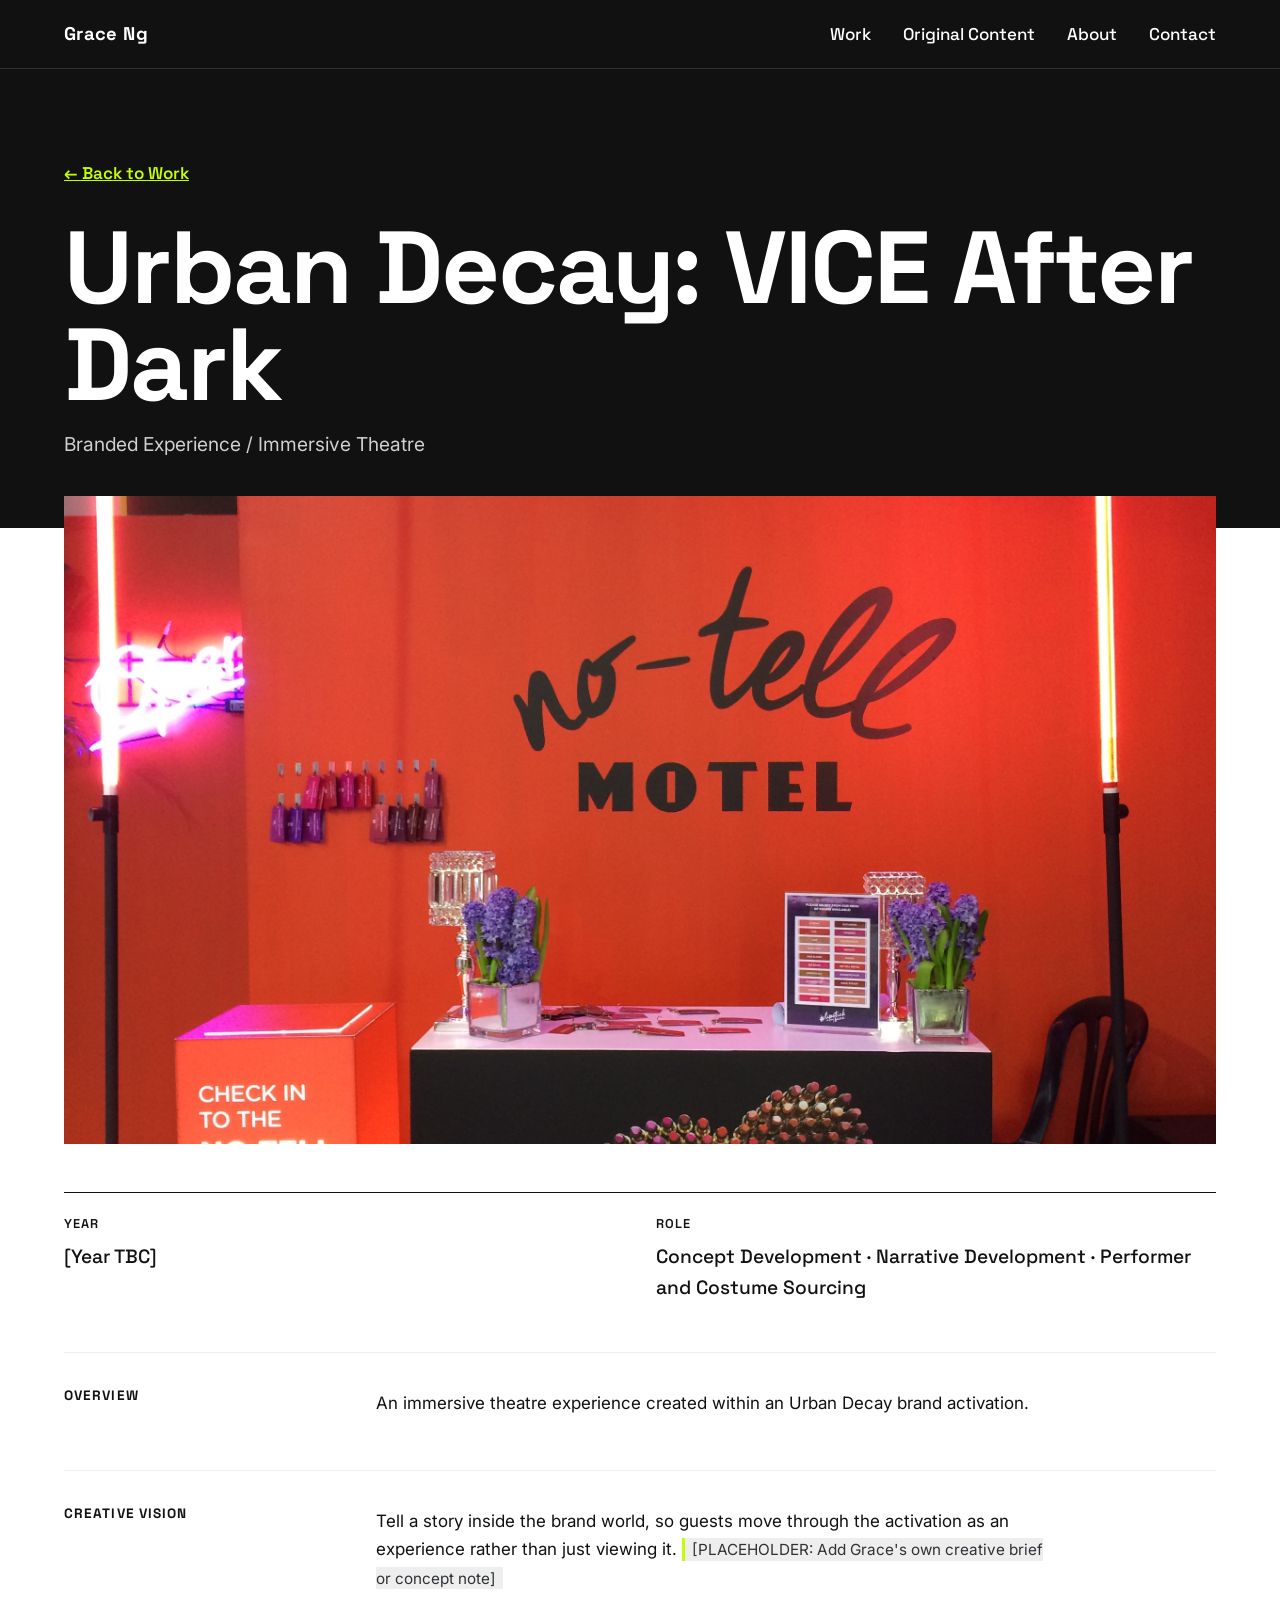
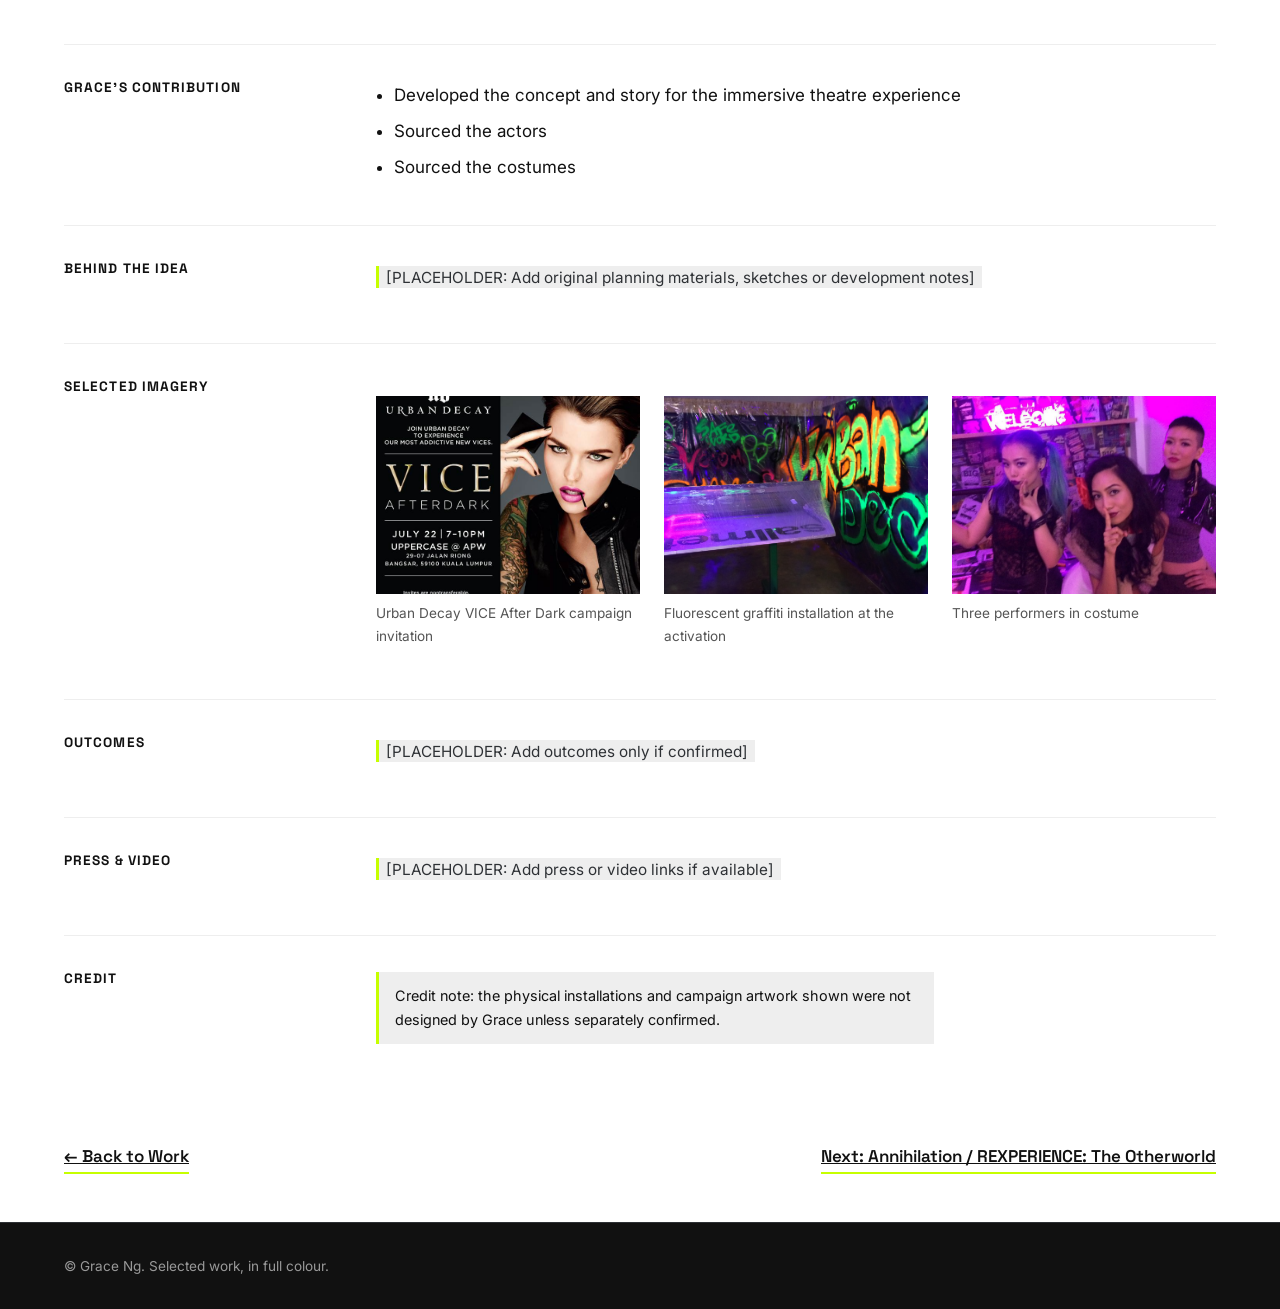
<file: projects/urban-decay-vice-after-dark.html>
<!DOCTYPE html><html lang="en"><head><meta charset="utf-8"><meta name="viewport" content="width=device-width,initial-scale=1"><title>Urban Decay: VICE After Dark — Grace Ng</title><meta name="description" content="An immersive theatre experience created within an Urban Decay brand activation."><link rel="preconnect" href="https://fonts.googleapis.com"><link rel="preconnect" href="https://fonts.gstatic.com" crossorigin><link href="https://fonts.googleapis.com/css2?family=Inter:wght@400;500;600&family=Space+Grotesk:wght@500;600;700&display=swap" rel="stylesheet"><link rel="stylesheet" href="../style.css"></head><body><a class="skip" href="#main">Skip to content</a><header class="site-header"><div class="wrap"><a class="brand" href="../index.html#top">Grace Ng</a><button class="menu-btn" aria-expanded="false" aria-controls="nav">Menu</button><ul class="nav" id="nav"><li><a href="../index.html#work">Work</a></li><li><a href="../index.html#original-content">Original Content</a></li><li><a href="../index.html#about">About</a></li><li><a href="../index.html#contact">Contact</a></li></ul></div></header><main id="main"><div class="cs-head"><div class="wrap"><a class="back" href="../index.html#work">← Back to Work</a><h1>Urban Decay: VICE After Dark</h1><p class="cat">Branded Experience / Immersive Theatre</p></div></div>
<div class="wrap"><div class="cs-hero"><div class="media r-169" data-file="images/urban-decay-no-tell-motel.jpg" ><img src="../images/urban-decay-no-tell-motel.jpg" alt="Orange No-Tell Motel installation at the Urban Decay VICE After Dark activation" loading="lazy" onerror="this.remove()"></div></div>
<dl class="cs-meta"><div><dt class="label">Year</dt><dd>[Year TBC]</dd></div><div><dt class="label">Role</dt><dd>Concept Development · Narrative Development · Performer and Costume Sourcing</dd></div></dl>
<div class="cs-block"><h2>Overview</h2><p>An immersive theatre experience created within an Urban Decay brand activation.</p></div><div class="cs-block"><h2>Creative Vision</h2><p>Tell a story inside the brand world, so guests move through the activation as an experience rather than just viewing it. <span class="placeholder">[PLACEHOLDER: Add Grace's own creative brief or concept note]</span></p></div>
<div class="cs-block"><h2>Grace's Contribution</h2><ul><li>Developed the concept and story for the immersive theatre experience</li><li>Sourced the actors</li><li>Sourced the costumes</li></ul></div><div class="cs-block"><h2>Behind the Idea</h2><p><span class="placeholder">[PLACEHOLDER: Add original planning materials, sketches or development notes]</span></p></div>
<div class="cs-block"><h2>Selected Imagery</h2><div class="cs-gallery" style="width:100%"><figure style="margin:0"><div class="media r-43" data-file="images/urban-decay-invitation.jpg" ><img src="../images/urban-decay-invitation.jpg" alt="Urban Decay VICE After Dark campaign invitation" loading="lazy" onerror="this.remove()"></div><figcaption>Urban Decay VICE After Dark campaign invitation</figcaption></figure><figure style="margin:0"><div class="media r-43" data-file="images/urban-decay-graffiti.jpg" ><img src="../images/urban-decay-graffiti.jpg" alt="Fluorescent graffiti installation at the activation" loading="lazy" onerror="this.remove()"></div><figcaption>Fluorescent graffiti installation at the activation</figcaption></figure><figure style="margin:0"><div class="media r-43" data-file="images/urban-decay-performers.jpg" ><img src="../images/urban-decay-performers.jpg" alt="Three performers in costume" loading="lazy" onerror="this.remove()"></div><figcaption>Three performers in costume</figcaption></figure></div></div>
<div class="cs-block"><h2>Outcomes</h2><p><span class="placeholder">[PLACEHOLDER: Add outcomes only if confirmed]</span></p></div><div class="cs-block"><h2>Press &amp; Video</h2><p><span class="placeholder">[PLACEHOLDER: Add press or video links if available]</span></p></div><div class="cs-block"><h2>Credit</h2><p class="credit">Credit note: the physical installations and campaign artwork shown were not designed by Grace unless separately confirmed.</p></div>
<nav class="pager" aria-label="Project navigation"><a class="link-line" href="../index.html#work">← Back to Work</a><a class="link-line" href="annihilation-rexperience-the-otherworld.html">Next: Annihilation / REXPERIENCE: The Otherworld</a></nav></div></main><footer class="site-footer"><div class="wrap">© Grace Ng. Selected work, in full colour.</div></footer><script src="../script.js"></script></body></html>
</file>
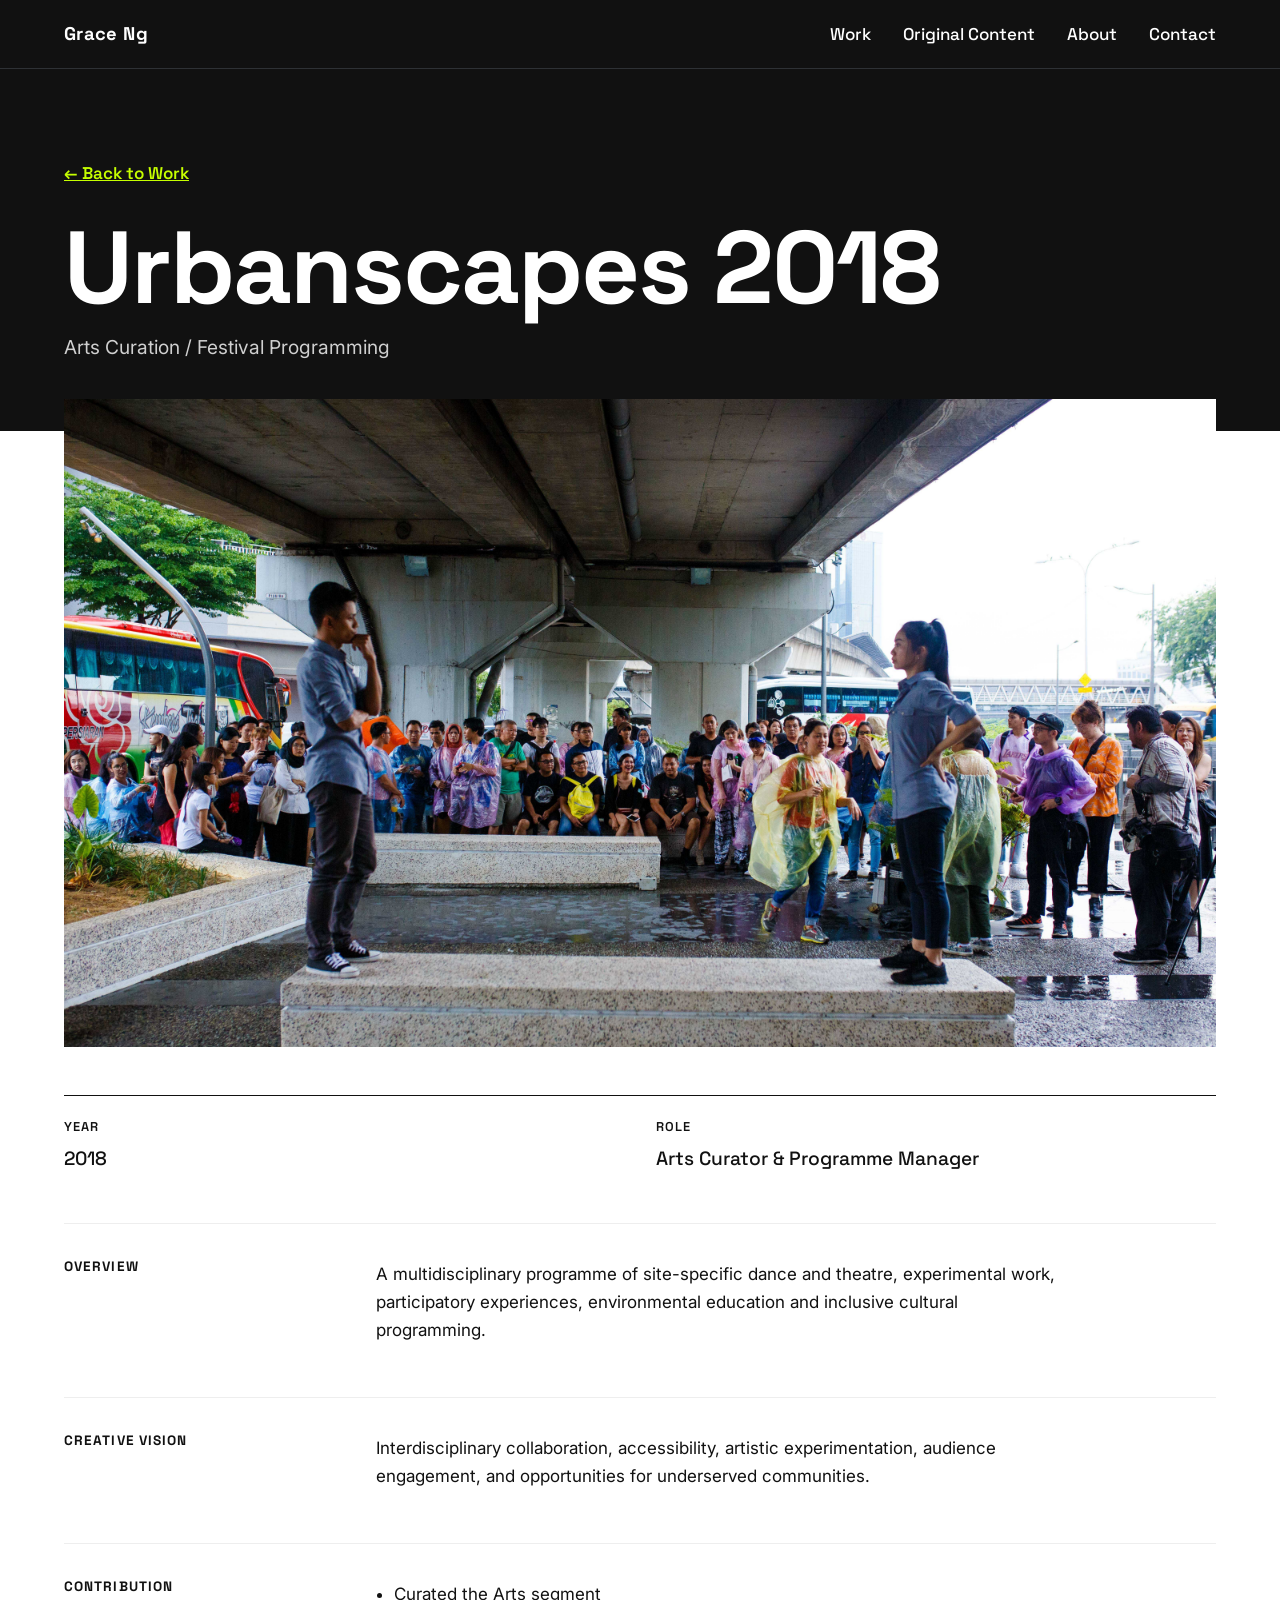
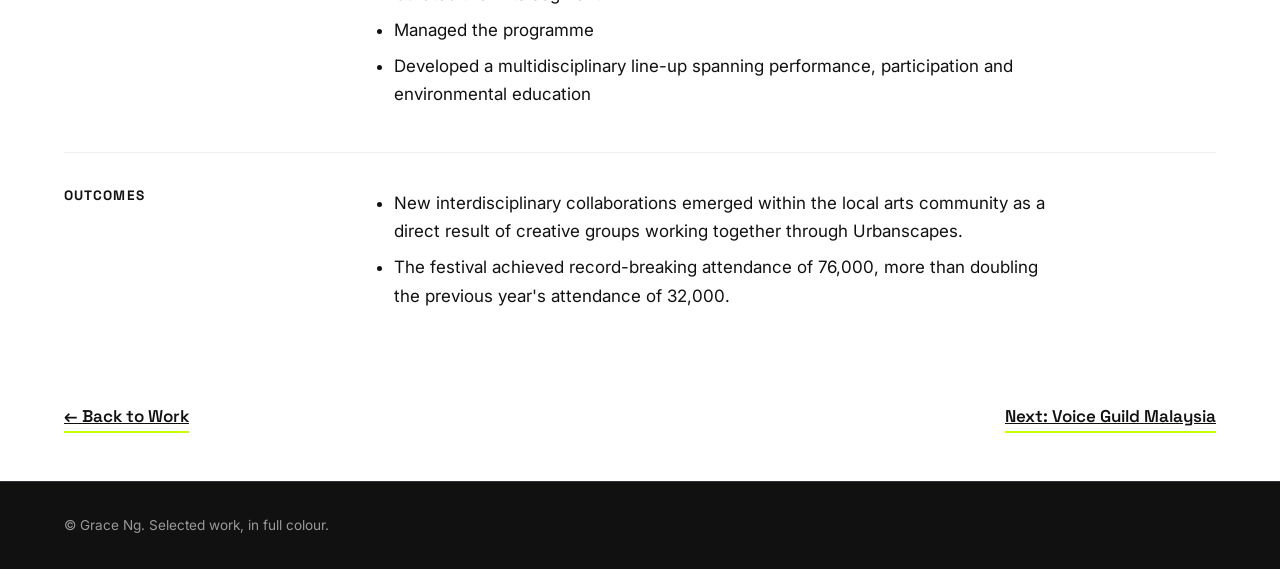
<file: projects/urbanscapes-2018.html>
<!DOCTYPE html><html lang="en"><head><meta charset="utf-8"><meta name="viewport" content="width=device-width,initial-scale=1"><title>Urbanscapes 2018 — Grace Ng</title><meta name="description" content="Grace curated and managed the festival&#x27;s Arts segment, building a multidisciplinary programme of site-specific dance and theatre, experimental work, p"><link rel="preconnect" href="https://fonts.googleapis.com"><link rel="preconnect" href="https://fonts.gstatic.com" crossorigin><link href="https://fonts.googleapis.com/css2?family=Inter:wght@400;500;600&family=Space+Grotesk:wght@500;600;700&display=swap" rel="stylesheet"><link rel="stylesheet" href="../style.css"><script>function imgFB(i){var e=['jpeg','JPG','JPEG','png','PNG','webp'],t=+(i.dataset.t||0);if(t<e.length){i.dataset.t=t+1;i.src=i.src.replace(/\.[^.\/?]+$/,'.'+e[t]);}else{i.remove();}}</script></head><body><a class="skip" href="#main">Skip to content</a><header class="site-header"><div class="wrap"><a class="brand" href="../index.html#top">Grace Ng</a><button class="menu-btn" aria-expanded="false" aria-controls="nav">Menu</button><ul class="nav" id="nav"><li><a href="../index.html#work">Work</a></li><li><a href="../index.html#original-content">Original Content</a></li><li><a href="../index.html#about">About</a></li><li><a href="../index.html#contact">Contact</a></li></ul></div></header><main id="main"><div class="cs-head"><div class="wrap"><a class="back" href="../index.html#work">← Back to Work</a><h1>Urbanscapes 2018</h1><p class="cat">Arts Curation / Festival Programming</p></div></div>
<div class="wrap"><div class="cs-hero"><div class="media r-169" data-file="images/urbanscapes-overpass-performance.jpg" ><img src="../images/urbanscapes-overpass-performance.jpg" alt="Site-specific performance beneath the overpass" loading="lazy" onerror="imgFB(this)"></div></div>
<dl class="cs-meta"><div><dt class="label">Year</dt><dd>2018</dd></div><div><dt class="label">Role</dt><dd>Arts Curator & Programme Manager</dd></div></dl>
<div class="cs-block"><h2>Overview</h2><p>A multidisciplinary programme of site-specific dance and theatre, experimental work, participatory experiences, environmental education and inclusive cultural programming.</p></div><div class="cs-block"><h2>Creative Vision</h2><p>Interdisciplinary collaboration, accessibility, artistic experimentation, audience engagement, and opportunities for underserved communities.</p></div>
<div class="cs-block"><h2>Contribution</h2><ul><li>Curated the Arts segment</li><li>Managed the programme</li><li>Developed a multidisciplinary line-up spanning performance, participation and environmental education</li></ul></div>


<div class="cs-block"><h2>Outcomes</h2><ul><li>New interdisciplinary collaborations emerged within the local arts community as a direct result of creative groups working together through Urbanscapes.</li><li>The festival achieved record-breaking attendance of 76,000, more than doubling the previous year's attendance of 32,000.</li></ul></div><nav class="pager" aria-label="Project navigation"><a class="link-line" href="../index.html#work">← Back to Work</a><a class="link-line" href="voice-guild-malaysia.html">Next: Voice Guild Malaysia</a></nav></div></main><footer class="site-footer"><div class="wrap">© Grace Ng. Selected work, in full colour.</div></footer><script src="../script.js"></script></body></html>
</file>
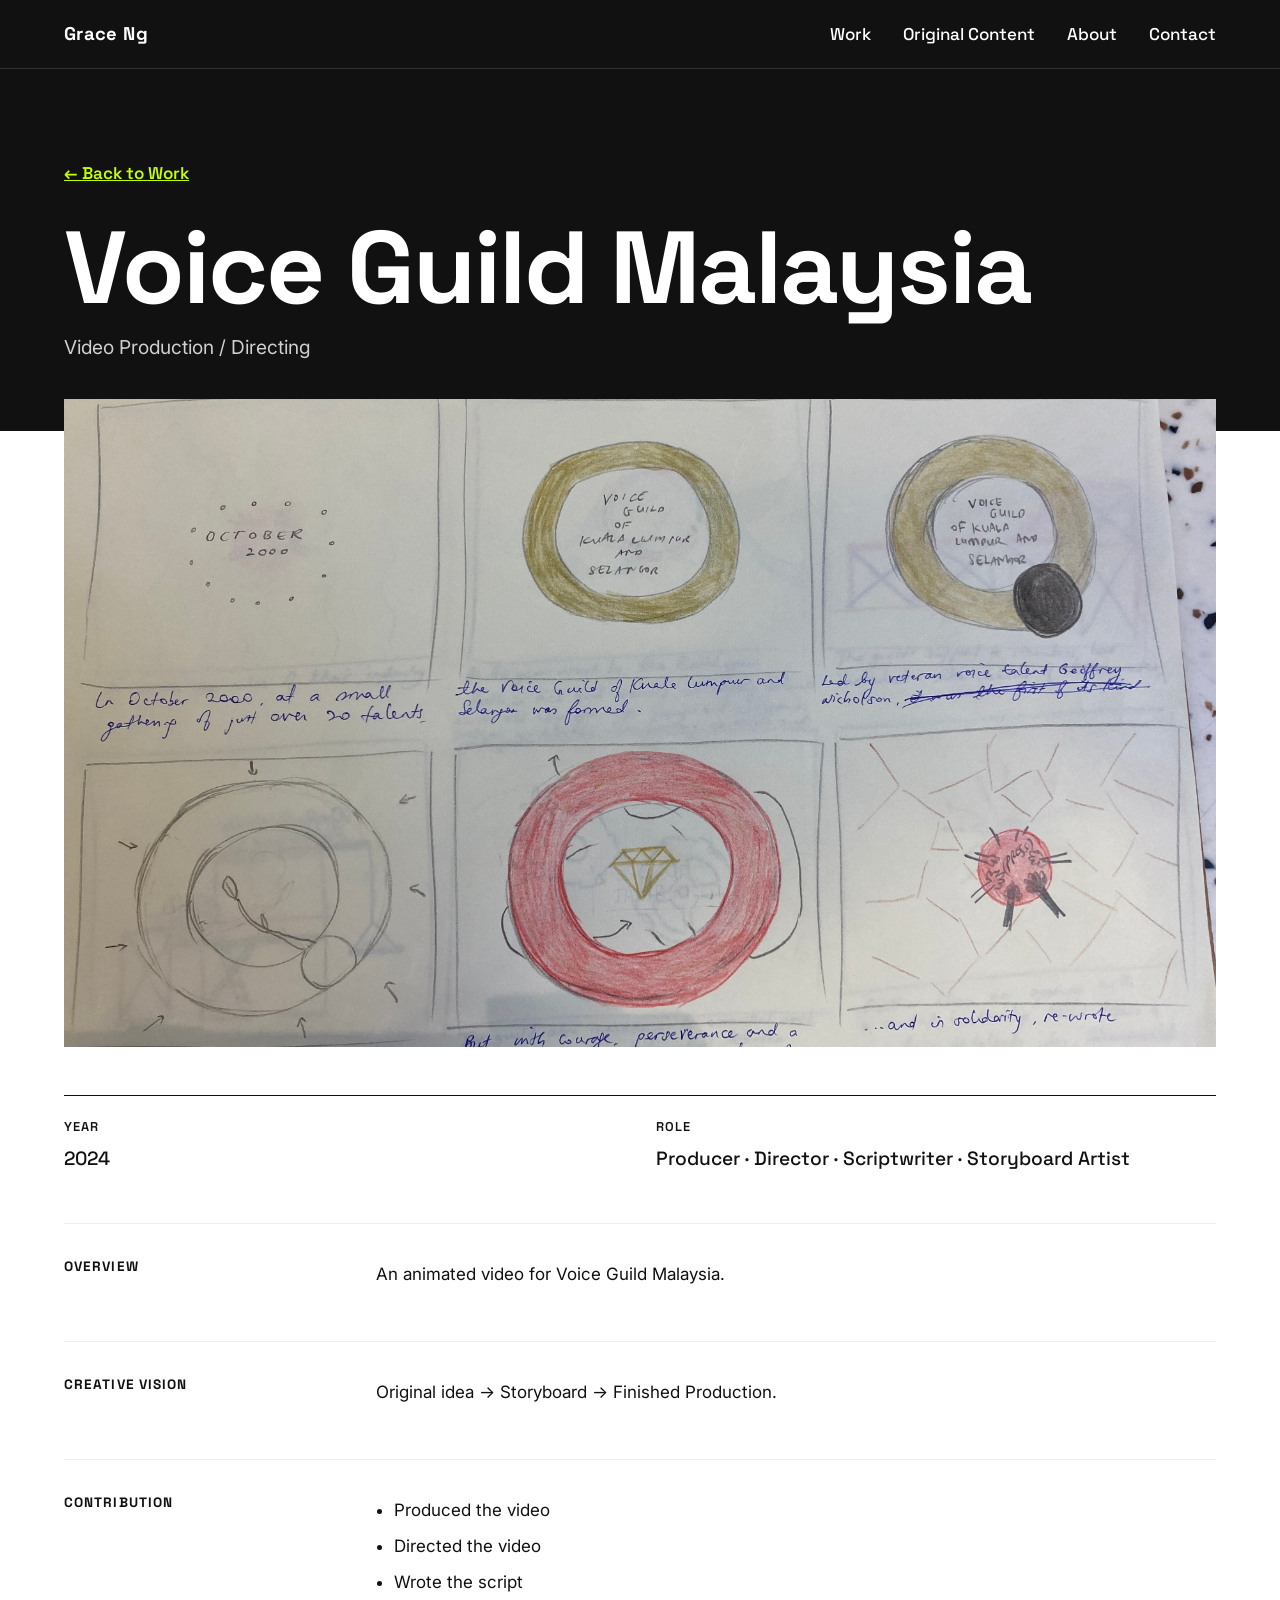
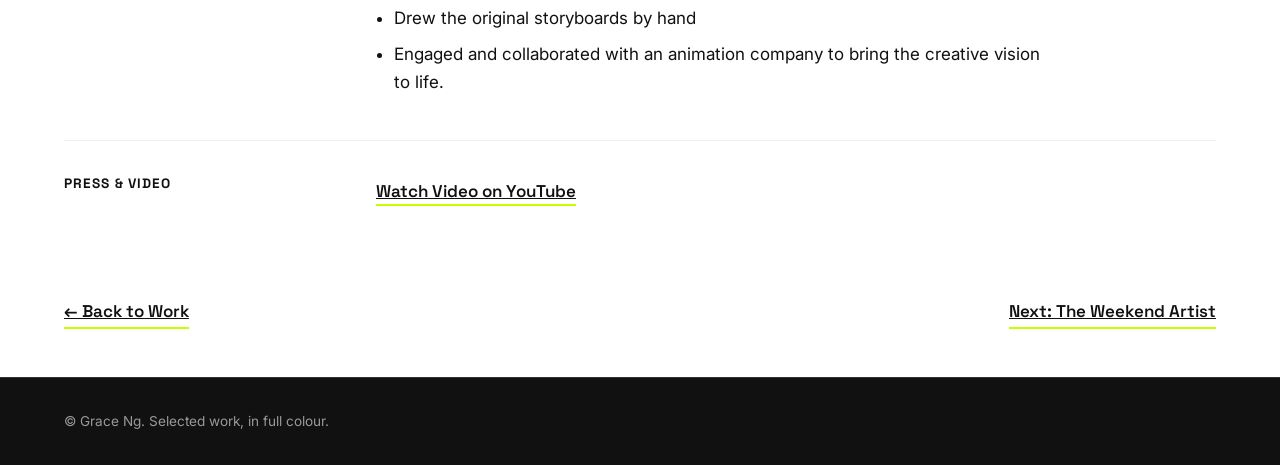
<file: projects/voice-guild-malaysia.html>
<!DOCTYPE html><html lang="en"><head><meta charset="utf-8"><meta name="viewport" content="width=device-width,initial-scale=1"><title>Voice Guild Malaysia — Grace Ng</title><meta name="description" content="An animated video for Voice Guild Malaysia."><link rel="preconnect" href="https://fonts.googleapis.com"><link rel="preconnect" href="https://fonts.gstatic.com" crossorigin><link href="https://fonts.googleapis.com/css2?family=Inter:wght@400;500;600&family=Space+Grotesk:wght@500;600;700&display=swap" rel="stylesheet"><link rel="stylesheet" href="../style.css"><script>function imgFB(i){var e=['jpeg','JPG','JPEG','png','PNG','webp'],t=+(i.dataset.t||0);if(t<e.length){i.dataset.t=t+1;i.src=i.src.replace(/\.[^.\/?]+$/,'.'+e[t]);}else{i.remove();}}</script></head><body><a class="skip" href="#main">Skip to content</a><header class="site-header"><div class="wrap"><a class="brand" href="../index.html#top">Grace Ng</a><button class="menu-btn" aria-expanded="false" aria-controls="nav">Menu</button><ul class="nav" id="nav"><li><a href="../index.html#work">Work</a></li><li><a href="../index.html#original-content">Original Content</a></li><li><a href="../index.html#about">About</a></li><li><a href="../index.html#contact">Contact</a></li></ul></div></header><main id="main"><div class="cs-head"><div class="wrap"><a class="back" href="../index.html#work">← Back to Work</a><h1>Voice Guild Malaysia</h1><p class="cat">Video Production / Directing</p></div></div>
<div class="wrap"><div class="cs-hero"><div class="media r-169" data-file="images/voice-guild-storyboard.jpg" ><img src="../images/voice-guild-storyboard.jpg" alt="Hand-drawn storyboard sheet" loading="lazy" onerror="imgFB(this)"></div></div>
<dl class="cs-meta"><div><dt class="label">Year</dt><dd>2024</dd></div><div><dt class="label">Role</dt><dd>Producer · Director · Scriptwriter · Storyboard Artist</dd></div></dl>
<div class="cs-block"><h2>Overview</h2><p>An animated video for Voice Guild Malaysia.</p></div><div class="cs-block"><h2>Creative Vision</h2><p>Original idea → Storyboard → Finished Production.</p></div>
<div class="cs-block"><h2>Contribution</h2><ul><li>Produced the video</li><li>Directed the video</li><li>Wrote the script</li><li>Drew the original storyboards by hand</li><li>Engaged and collaborated with an animation company to bring the creative vision to life.</li></ul></div>

<div class="cs-block"><h2>Press &amp; Video</h2><ul style="list-style:none;padding:0"><li><a class="link-line" href="https://www.youtube.com/watch?v=SlmpdMUXcDM" target="_blank" rel="noopener">Watch Video on YouTube</a></li></ul></div>
<nav class="pager" aria-label="Project navigation"><a class="link-line" href="../index.html#work">← Back to Work</a><a class="link-line" href="the-weekend-artist.html">Next: The Weekend Artist</a></nav></div></main><footer class="site-footer"><div class="wrap">© Grace Ng. Selected work, in full colour.</div></footer><script src="../script.js"></script></body></html>
</file>
<file: style.css>
/* ==========================================================
   GRACE NG PORTFOLIO — style.css
   Edit colours/fonts in :root. No build step required.
   ========================================================== */
:root{
  --black:#111111;      /* hero, contact, header */
  --graphite:#2E3135;   /* secondary dark, placeholders */
  --white:#FFFFFF;      /* dominant background */
  --grey:#EEEEEE;       /* soft sections, dividers */
  --lime:#C6FF00;       /* signature accent: use sparingly */
  --display:'Space Grotesk',system-ui,sans-serif;
  --body:'Inter',system-ui,sans-serif;
  --pad:clamp(1.25rem,5vw,4rem);
  --max:1360px;
}
*,*::before,*::after{box-sizing:border-box}
html{scroll-behavior:smooth;scroll-padding-top:5rem}
body{margin:0;font-family:var(--body);font-size:1.0625rem;line-height:1.65;color:var(--black);background:var(--white);-webkit-font-smoothing:antialiased}
img{max-width:100%;display:block}
a{color:inherit}
h1,h2,h3,h4{font-family:var(--display);line-height:1;margin:0;letter-spacing:-.02em}
p{margin:0 0 1em;max-width:62ch}
:focus-visible{outline:3px solid var(--lime);outline-offset:3px;box-shadow:0 0 0 5px var(--black)}
.skip{position:absolute;left:-999px;top:0;background:var(--lime);color:var(--black);padding:.75rem 1rem;z-index:100}
.skip:focus{left:0}
.wrap{max-width:var(--max);margin:0 auto;padding:0 var(--pad)}
.label{font-family:var(--display);font-size:.8rem;font-weight:600;text-transform:uppercase;letter-spacing:.08em}
.lime{color:var(--lime)}
.placeholder{background:var(--grey);color:var(--graphite);padding:.1em .45em;font-size:.9em;border-left:3px solid var(--lime)}
.dark .placeholder{background:var(--graphite);color:var(--white)}

/* ---------- Header / nav ---------- */
.site-header{position:sticky;top:0;z-index:50;background:var(--black);color:var(--white);border-bottom:1px solid var(--graphite)}
.site-header .wrap{display:flex;align-items:center;justify-content:space-between;height:4.25rem}
.brand{font-family:var(--display);font-weight:700;text-decoration:none;font-size:1.15rem;letter-spacing:.02em}
.nav{display:flex;gap:2rem;list-style:none;margin:0;padding:0}
.nav a{font-family:var(--display);font-weight:500;text-decoration:none;padding:.4rem 0;border-bottom:2px solid transparent;transition:color .2s,border-color .2s}
.nav a:hover,.nav a[aria-current]{color:var(--lime);border-color:var(--lime)}
.menu-btn{display:none;background:none;border:1px solid var(--white);color:var(--white);font:600 .85rem var(--display);padding:.55rem .9rem;cursor:pointer}
@media(max-width:760px){
  .menu-btn{display:block}
  .nav{display:none;position:absolute;top:100%;left:0;right:0;background:var(--black);flex-direction:column;gap:0;padding:0 var(--pad) 1rem;border-bottom:1px solid var(--graphite)}
  .nav.open{display:flex}
  .nav a{display:block;padding:1rem 0;border-bottom:1px solid var(--graphite)}
}

/* ---------- Hero ---------- */
.hero{background:var(--black);color:var(--white);padding:clamp(4rem,10vw,9rem) 0 clamp(3rem,7vw,6rem);min-height:88vh;display:flex;align-items:center}
.hero .wordmark{font-family:var(--display);font-weight:700;font-size:1rem;letter-spacing:.2em;margin-bottom:.75rem}
.hero .title{color:#c9c9c9;margin-bottom:clamp(2.5rem,7vw,5rem)}
.hero h1{font-size:clamp(3.5rem,13vw,12rem);font-weight:700;line-height:.9;letter-spacing:-.045em}
.hero .tag{font-family:var(--display);font-size:clamp(1.15rem,2.4vw,1.7rem);margin:clamp(2rem,4vw,3rem) 0 1rem}
.hero .intro{color:#d6d6d6;max-width:56ch}
.btns{display:flex;flex-wrap:wrap;gap:1rem;margin-top:2rem}
.btn{display:inline-block;font-family:var(--display);font-weight:600;text-decoration:none;padding:1rem 1.6rem;border:2px solid var(--white);transition:background .2s,color .2s,border-color .2s}
.btn.primary{background:var(--lime);border-color:var(--lime);color:var(--black)}
.btn.primary:hover{background:var(--white);border-color:var(--white)}
.btn:not(.primary):hover{border-color:var(--lime);color:var(--lime)}

/* ---------- Sections ---------- */
section{padding:clamp(4rem,9vw,8rem) 0}
.sec-head{display:flex;gap:1rem 2rem;align-items:baseline;flex-wrap:wrap;border-top:1px solid currentColor;padding-top:1rem;margin-bottom:clamp(2rem,5vw,4rem)}
.sec-head .num{font-family:var(--display);font-weight:700}
.dark .sec-head .num{color:var(--lime)}
.sec-title{font-size:clamp(2.25rem,7vw,6rem);font-weight:700;margin-bottom:1rem}
.sec-sub{font-size:1.25rem;margin-bottom:clamp(2rem,5vw,4rem)}
.dark{background:var(--black);color:var(--white)}
.graphite{background:var(--graphite);color:var(--white)}
.soft{background:var(--grey)}

/* ---------- Media placeholders (swap automatically when real image exists) ---------- */
.media{position:relative;overflow:hidden;background:var(--graphite);
  background-image:repeating-linear-gradient(135deg,rgba(255,255,255,.04) 0 14px,transparent 14px 28px)}
.media::after{content:attr(data-file);position:absolute;inset:auto 0 0 0;padding:.75rem 1rem;font:600 .72rem var(--display);letter-spacing:.05em;color:#bbb;word-break:break-all}
.media img{position:absolute;inset:0;width:100%;height:100%;object-fit:cover;z-index:1;transition:transform .6s ease}
.r-43{aspect-ratio:4/3}.r-45{aspect-ratio:4/5}.r-11{aspect-ratio:1/1}.r-169{aspect-ratio:16/9}.r-916{aspect-ratio:9/16}.r-32{aspect-ratio:3/2}

/* ---------- Work grid (asymmetric) ---------- */
.work-grid{display:grid;grid-template-columns:repeat(12,1fr);gap:clamp(2.5rem,5vw,4.5rem) clamp(1rem,2.5vw,2.5rem);align-items:start}
.card{display:block;text-decoration:none}
.card:hover .media img{transform:scale(1.045)}
.card .meta{display:flex;justify-content:space-between;gap:1rem;padding-top:.9rem;border-top:1px solid var(--black);margin-top:1rem}
.card .pnum{font-family:var(--display);font-weight:700;background:var(--lime);padding:0 .35em}
.card h3{font-size:clamp(1.5rem,2.6vw,2.3rem);margin:.6rem 0 .4rem;background:linear-gradient(var(--lime),var(--lime)) 0 100%/0 3px no-repeat;display:inline;transition:background-size .3s}
.card:hover h3,.card:focus-visible h3{background-size:100% 3px}
.card .cat{font-size:.95rem;margin:.5rem 0 .2rem;color:var(--graphite)}
.card .role{font-size:.9rem;color:#555;margin:0}
.c1{grid-column:1/6}.c2{grid-column:7/13;margin-top:6rem}.c3{grid-column:1/8}.c4{grid-column:9/13;margin-top:4rem}.c5{grid-column:2/8}.c6{grid-column:8/13;margin-top:5rem}
@media(max-width:860px){.work-grid>*{grid-column:1/-1!important;margin-top:0!important}}
/* Cube archival thumbnail */
.cube-thumb{background:var(--black);color:var(--white);display:flex;flex-direction:column;justify-content:space-between;padding:1.5rem;position:absolute;inset:0}
.cube-thumb .word{font-family:var(--display);font-weight:700;font-size:clamp(4rem,12vw,9rem);line-height:.8;letter-spacing:-.05em}
.cube-thumb .clip{position:relative;height:42%;background:var(--white)}
.cube-thumb .clip::after{content:attr(data-file);position:absolute;inset:auto 0 0;padding:.4rem .6rem;font:600 .65rem var(--display);color:#666;word-break:break-all}
.cube-thumb .clip img{position:absolute;inset:0;width:100%;height:100%;object-fit:cover;object-position:top;z-index:1}

/* ---------- Original content ---------- */
.sub-title{font-size:clamp(1.4rem,3vw,2rem);margin:3rem 0 1.5rem;display:flex;gap:1rem;align-items:center}
.sub-title::after{content:"";flex:1;height:1px;background:#555}
.long-grid{display:grid;grid-template-columns:1fr 1fr;gap:2rem}
.vid{text-decoration:none;display:block}
.vid:hover .media img{transform:scale(1.04)}
.vid h4{font-size:1.4rem;line-height:1.15;margin:1rem 0 .6rem}
.link-line{font-family:var(--display);font-weight:600;border-bottom:2px solid var(--lime);padding-bottom:.1em;transition:background .2s,color .2s}
.vid:hover .link-line,.link-line:hover{background:var(--lime);color:var(--black)}
.short-grid{display:grid;grid-template-columns:repeat(3,1fr);gap:clamp(1rem,3vw,2.5rem)}
.stat{margin-top:1rem}
.stat .big{font-family:var(--display);font-weight:700;font-size:clamp(2.2rem,5vw,3.8rem);color:var(--lime);line-height:1}
.stat .sm{color:#d0d0d0;font-size:.95rem}
.stat h4{font-size:1.15rem;margin:.6rem 0 .4rem}
.note{font-size:.85rem;color:#aaa;margin-top:2rem}
@media(max-width:760px){.long-grid{grid-template-columns:1fr}.short-grid{grid-template-columns:1fr;max-width:340px}}

/* ---------- Expertise ---------- */
.skills{list-style:none;margin:0;padding:0;display:grid;grid-template-columns:repeat(2,1fr);column-gap:clamp(1.5rem,5vw,5rem)}
.skills li{display:flex;gap:1.25rem;align-items:baseline;padding:1.25rem 0;border-top:1px solid var(--black);font-family:var(--display);font-weight:600;font-size:clamp(1.2rem,2.4vw,1.8rem);line-height:1.1}
.skills .n{font-size:.85rem;min-width:2ch}
.skills li:hover .n{background:var(--lime)}
@media(max-width:760px){.skills{grid-template-columns:1fr}}

/* ---------- About ---------- */
.about{display:grid;grid-template-columns:5fr 7fr;gap:clamp(2rem,6vw,6rem);align-items:start}
.about p{font-size:1.2rem}
@media(max-width:760px){.about{grid-template-columns:1fr}}

/* ---------- Contact ---------- */
.contact h2{font-size:clamp(3rem,10vw,9rem);font-weight:700;line-height:.92;letter-spacing:-.04em;margin-bottom:3rem}
.contact-list{list-style:none;padding:0;margin:0;max-width:640px}
.contact-list li{display:flex;justify-content:space-between;gap:1rem;flex-wrap:wrap;padding:1rem 0;border-top:1px solid #555}
.disabled{color:#999}
.disabled::after{content:" (coming soon)";font-size:.85em}
.site-footer{background:var(--black);color:#999;font-size:.85rem;padding:2rem 0;border-top:1px solid var(--graphite)}

/* ---------- Case study pages ---------- */
.cs-head{background:var(--black);color:var(--white);padding:clamp(3rem,7vw,6rem) 0 3rem}
.cs-head .back{color:var(--lime);font-family:var(--display);font-weight:600}
.cs-head h1{font-size:clamp(2.5rem,8vw,7rem);font-weight:700;margin:2rem 0 1rem;line-height:.95}
.cs-head .cat{font-size:1.2rem;color:#d0d0d0}
.cs-hero{margin-top:-2rem}
.cs-meta{display:grid;grid-template-columns:repeat(2,1fr);gap:2rem;margin:3rem 0;border-top:1px solid var(--black);padding-top:1.25rem}
.cs-meta dt{margin-bottom:.4rem}
.cs-meta dd{margin:0;font-family:var(--display);font-size:1.2rem;font-weight:500}
.cs-block{display:grid;grid-template-columns:3fr 9fr;gap:2rem;padding:2.25rem 0;border-top:1px solid var(--grey)}
.cs-block h2{font-size:.85rem;text-transform:uppercase;letter-spacing:.08em}
.cs-block ul{margin:0;padding-left:1.1rem;max-width:62ch}
.cs-block li{margin-bottom:.5rem}
.cs-block li::marker{color:var(--black)}
.cs-gallery{display:grid;grid-template-columns:repeat(auto-fit,minmax(260px,1fr));gap:1.5rem;margin:1rem 0}
.cs-gallery figcaption{font-size:.85rem;color:#555;padding-top:.5rem}
.credit{font-size:.9rem;border-left:3px solid var(--lime);padding-left:1rem;background:var(--grey);padding-block:.75rem}
.pager{display:flex;justify-content:space-between;gap:1rem;flex-wrap:wrap;padding:3rem 0}
@media(max-width:760px){.cs-block{grid-template-columns:1fr;gap:.75rem}.cs-meta{grid-template-columns:1fr}}

/* ---------- Motion ---------- */
.reveal{opacity:0;transform:translateY(18px);transition:opacity .7s ease,transform .7s ease}
.reveal.in{opacity:1;transform:none}
@media(prefers-reduced-motion:reduce){
  html{scroll-behavior:auto}
  *,*::before,*::after{transition:none!important;animation:none!important}
  .reveal{opacity:1;transform:none}
}

/* ===== v3: compressed layout + collage Selected Work ===== */
section{padding:clamp(2rem,4vw,3.5rem) 0}
.hero{min-height:0;padding:clamp(2.5rem,5vw,4rem) 0}
.hero .title{font-size:clamp(1rem,2vw,1.4rem);text-transform:none;letter-spacing:0;font-weight:500;margin-bottom:1.5rem}
.hero h1{font-size:clamp(3rem,10vw,8.5rem)}
.hero .tag{margin:1.5rem 0 .75rem}
.btns{margin-top:1.25rem}
.sec-head{margin-bottom:1.25rem;padding-top:.6rem}
.sec-title{font-size:clamp(2rem,5vw,4rem);margin-bottom:.5rem}
.sec-sub{margin-bottom:1.5rem}
.work{padding-bottom:0}
.proj{border-top:1px solid var(--graphite);padding:clamp(1.75rem,3.5vw,3rem) 0}
.proj:last-child{border-bottom:1px solid var(--graphite)}
.collage{display:grid;grid-template-columns:repeat(12,1fr);gap:1rem;align-items:start}
.collage .media{width:100%}
.pt .pnum{display:inline-block;font-family:var(--display);font-weight:700;font-size:1.6rem;background:var(--lime);padding:0 .3em;margin-bottom:.75rem;line-height:1.2}
.pt h3{font-size:clamp(1.6rem,3vw,2.6rem);margin-bottom:.5rem;line-height:1}
.pt .prole{font-size:.8rem;font-family:var(--display);font-weight:600;color:var(--graphite);margin-bottom:.6rem}
.pt p{font-size:.98rem;line-height:1.55}
.plinks{display:flex;gap:1rem;flex-wrap:wrap}
.case{font-family:var(--display);font-weight:600;font-size:.85rem;color:var(--graphite);text-decoration:none;border-bottom:1px solid var(--graphite)}
.case:hover{border-color:var(--lime);background:var(--lime);color:var(--black)}
.media:hover img{transform:scale(1.04)}
.i1,.i2,.i3,.i4,.i5,.i6{align-self:start}
/* 01 Weekend Artist */
.p1 .pt{grid-column:1/6;grid-row:1}.p1 .i1{grid-column:6/10;grid-row:1/4;aspect-ratio:4/5}.p1 .i2{grid-column:10/13;grid-row:1;aspect-ratio:4/3}.p1 .i5{grid-column:10/13;grid-row:2/4;aspect-ratio:4/5}.p1 .i3{grid-column:1/4;grid-row:2/4;aspect-ratio:3/2;margin-top:1.5rem}.p1 .i4{grid-column:4/6;grid-row:2/4;aspect-ratio:1/1;margin-top:3rem}
/* 02 Urbanscapes */
.p2 .i1{grid-column:1/8;grid-row:1;aspect-ratio:3/2}.p2 .pt{grid-column:9/13;grid-row:1;align-self:end}.p2 .i2{grid-column:1/4;grid-row:2;aspect-ratio:4/5}.p2 .i3{grid-column:4/9;grid-row:2;aspect-ratio:3/2;margin-top:2rem}.p2 .i5{grid-column:9/13;grid-row:2;aspect-ratio:4/3}
/* 03 Voice Guild */
.p3 .pt{grid-column:1/5;grid-row:1}.p3 .i1{grid-column:5/13;grid-row:1/3;aspect-ratio:16/9}.p3 .i2{grid-column:1/5;grid-row:2;aspect-ratio:3/2;margin-top:1rem;width:75%;justify-self:center}
/* 04 Cube archival spread: three uncropped newspaper excerpts + programme logo */
.p4 .pt{grid-column:1/5;grid-row:1}.p4 .i1{grid-column:5/9;grid-row:1/3;aspect-ratio:4/5}.p4 .i2{grid-column:9/13;grid-row:1;aspect-ratio:4/5}.p4 .i4{grid-column:9/13;grid-row:2;aspect-ratio:4/5}.p4 .i3{grid-column:1/5;grid-row:2;aspect-ratio:4/3;margin-top:1rem}
/* 05 Urban Decay: hero + text unchanged; three supporting images in a row beneath */
.p5 .i1{grid-column:1/7;grid-row:1/3;aspect-ratio:4/3}.p5 .pt{grid-column:8/13;grid-row:1}.p5 .i2{grid-column:1/5;grid-row:3}.p5 .i3{grid-column:5/9;grid-row:3}.p5 .i4{grid-column:9/13;grid-row:3}
/* 06 Annihilation */
.p6 .i1{grid-column:1/10;grid-row:1;aspect-ratio:16/9}.p6 .pt{grid-column:10/13;grid-row:1;align-self:center}
@media(max-width:860px){.p3 .i2{width:100%}.collage{display:flex;flex-direction:column;gap:1rem}.collage .media{margin:0!important}.collage .pt{order:-1}}
/* compress remaining sections */
.short-grid{max-width:820px;gap:1.25rem}
.stat .big{font-size:clamp(1.8rem,4vw,2.8rem)}
.sub-title{margin:1.75rem 0 1rem}
.skills li{padding:.8rem 0}
.about{gap:2rem}.about .media{max-width:340px}
.contact h2{font-size:clamp(2.5rem,7vw,6rem);margin-bottom:1.5rem}
.note{margin-top:1.25rem}

/* ===== v4 refinements ===== */
/* Hero: subheading and intro share the same left edge */
.hero .wrap{width:100%}
/* Hero: left-aligned (reverted). Intro paragraph spans exactly the width of the subheading */
.hero .tag,.hero .intro{margin-left:0;margin-right:0;padding-left:0;text-indent:0;text-align:left}
@media(min-width:761px){
  .hero-sub{display:grid;width:min-content;max-width:100%}
  .hero-sub .tag{white-space:nowrap}
  .hero-sub .intro{max-width:none}
}
/* .fit = show the whole image, original aspect ratio, no cropping */
.media.fit:has(img){aspect-ratio:auto!important;background:none}
.media.fit:has(img)::after{display:none}
.media.fit img{position:static;display:block;width:100%;height:auto;object-fit:contain}
</file>
